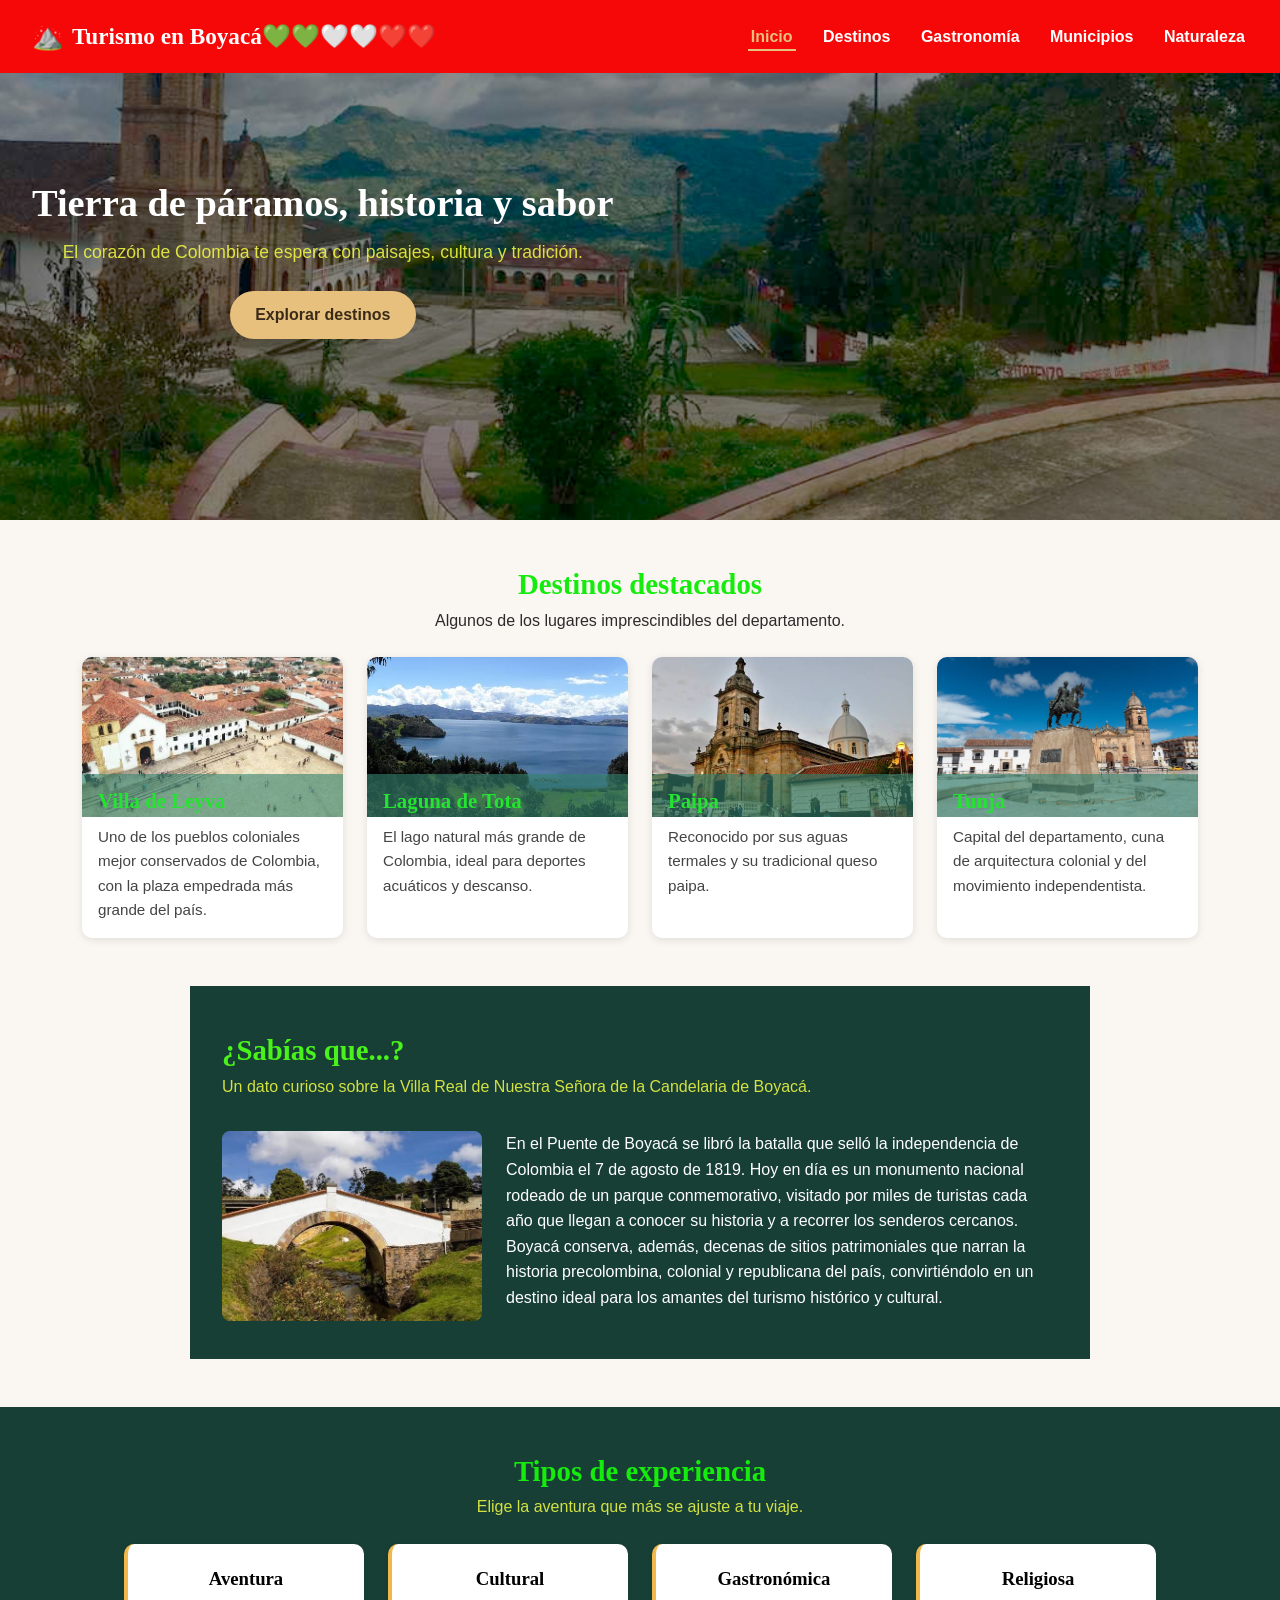
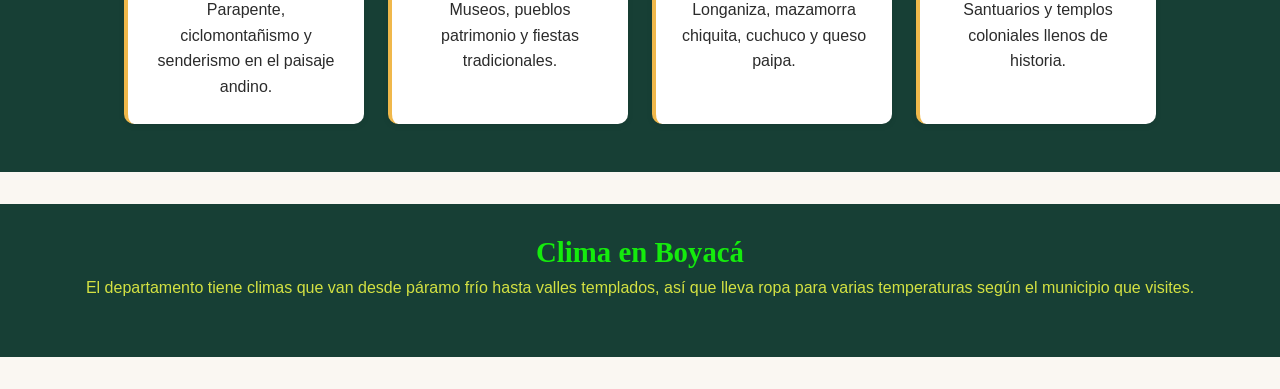
<file: index.html>
<!doctype html>
<html lang="es">
  <head>
    <meta charset="UTF-8" />
    <meta name="viewport" content="width=device-width, initial-scale=1.0" />
    <title>Turismo en Boyacá😊😊| Inicio</title>
    <link rel="stylesheet" href="css/pagina_de_inicio.css" />
  </head>
  <body>
    <header class="header">
      <div class="logo">
        <span class="logo-icono">⛰️</span>
        <h1>Turismo en Boyacá💚💚🤍🤍❤️❤️</h1>
      </div>

      <nav class="nav">
        <ul>
          <li><a href="index.html" class="activo">Inicio</a></li>
          <li><a href="destinos.html">Destinos</a></li>
          <li><a href="gastronomia.html">Gastronomía</a></li>
          <li><a href="municipios.html">Municipios</a></li>
          <li><a href="naturaleza.html">Naturaleza</a></li>
        </ul>
      </nav>
    </header>

    <section class="hero">
      <div class="hero-contenido">
        <h2 class="hero-titulo">Tierra de páramos, historia y sabor</h2>
        <p>
          El corazón de Colombia te espera con paisajes, cultura y tradición.
        </p>
        <a href="destinos.html" class="btn">Explorar destinos</a>
      </div>
    </section>

    <section class="destinos" id="destinos-destacados">
      <h2>Destinos destacados</h2>
      Algunos de los lugares imprescindibles del departamento.
      <div class="destinos-grid">
        <article class="tarjeta">
          <figure>
            <img src="resources/villa_de_leyva.jpg" alt="Villa de Leyva" />
            <figcaption>Villa de Leyva</figcaption>
          </figure>
          <p>
            Uno de los pueblos coloniales mejor conservados de Colombia, con la
            plaza empedrada más grande del país.
          </p>
        </article>

        <article class="tarjeta">
          <figure>
            <img src="resources/laguna_de_tota.jpg" alt="Laguna de Tota" />
            <figcaption>Laguna de Tota</figcaption>
          </figure>
          <p>
            El lago natural más grande de Colombia, ideal para deportes
            acuáticos y descanso.
          </p>
        </article>

        <article class="tarjeta">
          <figure>
            <img src="resources/paipa.jpg" alt="Paipa" />
            <figcaption>Paipa</figcaption>
          </figure>
          <p>Reconocido por sus aguas termales y su tradicional queso paipa.</p>
        </article>

        <article class="tarjeta">
          <figure>
            <img src="resources/tunja.jpg" alt="Tunja" />
            <figcaption>Tunja</figcaption>
          </figure>
          <p>
            Capital del departamento, cuna de arquitectura colonial y del
            movimiento independentista.
          </p>
        </article>
      </div>
    </section>

    <section class="resena">
      <h2>¿Sabías que...?</h2>
      <p>
        Un dato curioso sobre la Villa Real de Nuestra Señora de la Candelaria
        de Boyacá.
      </p>

      <article class="resena-contenido">
        <img
          src="resources/puente_boyaca.jpg"
          alt="Puente de Boyacá"
          class="img-flotante"
        />
        <p>
          En el Puente de Boyacá se libró la batalla que selló la independencia
          de Colombia el 7 de agosto de 1819. Hoy en día es un monumento
          nacional rodeado de un parque conmemorativo, visitado por miles de
          turistas cada año que llegan a conocer su historia y a recorrer los
          senderos cercanos. Boyacá conserva, además, decenas de sitios
          patrimoniales que narran la historia precolombina, colonial y
          republicana del país, convirtiéndolo en un destino ideal para los
          amantes del turismo histórico y cultural.
        </p>
      </article>
    </section>

    <section class="experiencias">
      <h2>Tipos de experiencia</h2>
      <p>Elige la aventura que más se ajuste a tu viaje.</p>

      <div class="experiencias-lista">
        <div class="experiencia-item">
          <h3>Aventura</h3>
          <p>Parapente, ciclomontañismo y senderismo en el paisaje andino.</p>
        </div>
        <div class="experiencia-item">
          <h3>Cultural</h3>
          <p>Museos, pueblos patrimonio y fiestas tradicionales.</p>
        </div>
        <div class="experiencia-item">
          <h3>Gastronómica</h3>
          <p>Longaniza, mazamorra chiquita, cuchuco y queso paipa.</p>
        </div>
        <div class="experiencia-item">
          <h3>Religiosa</h3>
          <p>Santuarios y templos coloniales llenos de historia.</p>
        </div>
      </div>
    </section>

    <section class="dato-clima">
      <h2>Clima en Boyacá</h2>
      <p>
        El departamento tiene climas que van desde páramo frío hasta valles
        templados, así que lleva ropa para varias temperaturas según el
        municipio que visites.
      </p>
    </section>
  </body>
</html>
</file>
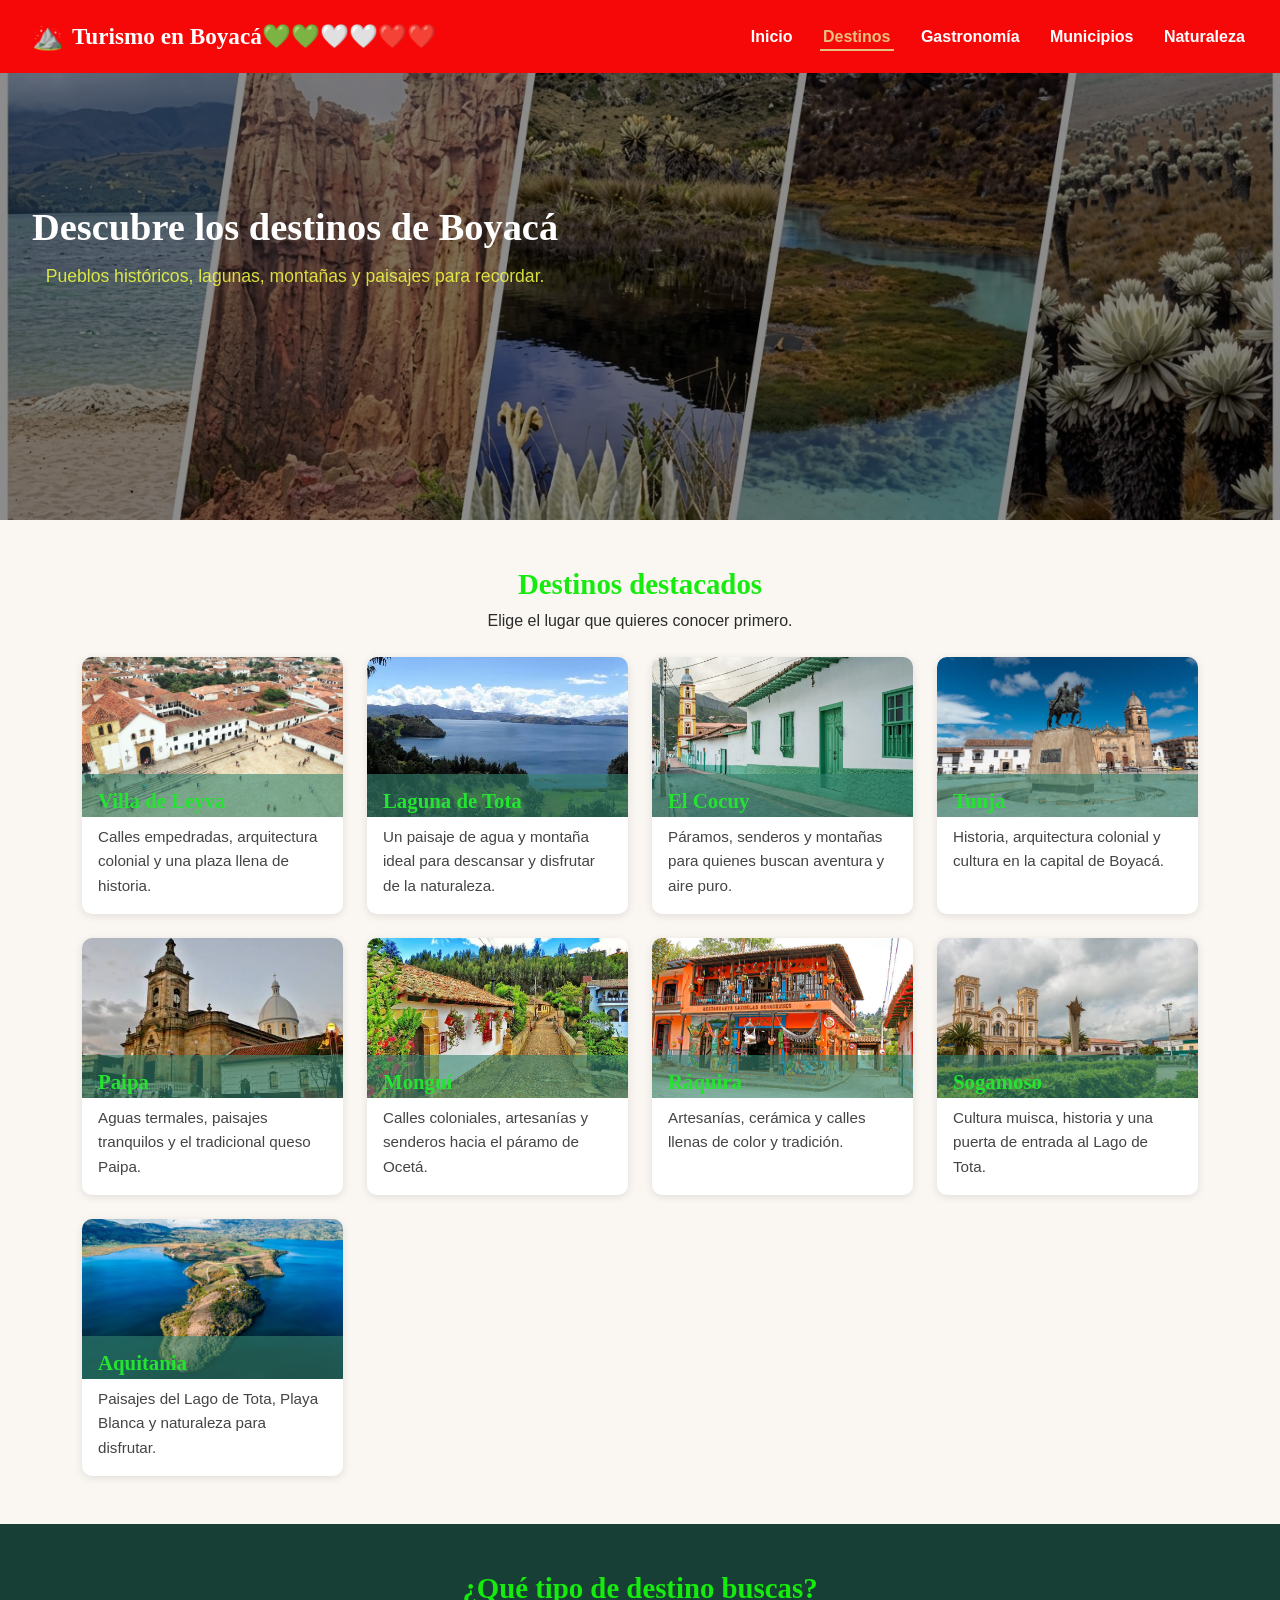
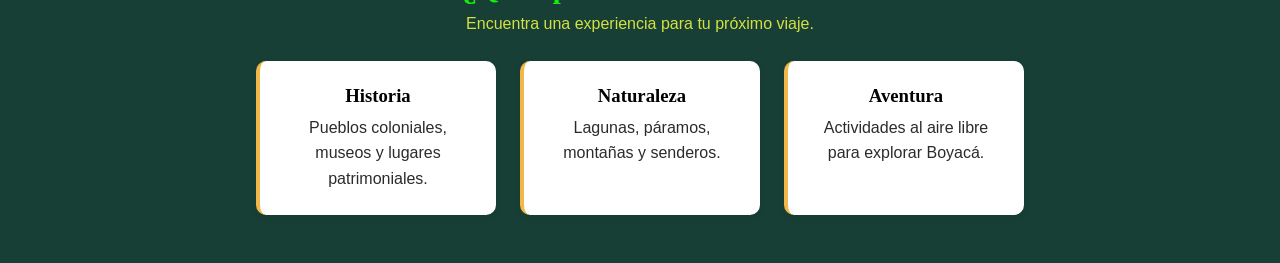
<file: destinos.html>
<!doctype html>
<html lang="es">
  <head>
    <meta charset="UTF-8" />
    <meta name="viewport" content="width=device-width, initial-scale=1.0" />
    <title>Turismo en Boyacá | Destinos</title>
    <link rel="stylesheet" href="css/destinos.css" />
  </head>
  <body>
    <header class="header">
      <div class="logo">
        <span class="logo-icono">⛰️</span>
        <h1>Turismo en Boyacá💚💚🤍🤍❤️❤️</h1>
      </div>

      <nav class="nav">
        <ul>
          <li><a href="index.html">Inicio</a></li>
          <li><a href="destinos.html" class="activo">Destinos</a></li>
          <li><a href="gastronomia.html">Gastronomía</a></li>
          <li><a href="municipios.html">Municipios</a></li>
          <li><a href="naturaleza.html">Naturaleza</a></li>
        </ul>
      </nav>
    </header>
    <section class="hero">
      <div class="hero-contenido">
        <h2 class="hero-titulo">Descubre los destinos de Boyacá</h2>
        <p>Pueblos históricos, lagunas, montañas y paisajes para recordar.</p>
      </div>
    </section>

    <section class="destinos" id="destinos-destacados">
      <h2>Destinos destacados</h2>
      Elige el lugar que quieres conocer primero.

      <div class="destinos-grid">
        <article class="tarjeta">
          <figure>
            <img src="resources/villadeleyva.jpg" alt="Villa de Leyva" />
            <figcaption>Villa de Leyva</figcaption>
          </figure>
          <p>
            Calles empedradas, arquitectura colonial y una plaza llena de
            historia.
          </p>
        </article>

        <article class="tarjeta">
          <figure>
            <img src="resources/laguna_de_tota.jpg" alt="Laguna de Tota" />
            <figcaption>Laguna de Tota</figcaption>
          </figure>
          <p>
            Un paisaje de agua y montaña ideal para descansar y disfrutar de la
            naturaleza.
          </p>
        </article>

        <article class="tarjeta">
          <figure>
            <img src="resources/elcocuy.webp" alt="El Cocuy" />
            <figcaption>El Cocuy</figcaption>
          </figure>
          <p>
            Páramos, senderos y montañas para quienes buscan aventura y aire
            puro.
          </p>
        </article>

        <article class="tarjeta">
          <figure>
            <img src="resources/tunja.jpg" alt="Tunja" />
            <figcaption>Tunja</figcaption>
          </figure>
          <p>
            Historia, arquitectura colonial y cultura en la capital de Boyacá.
          </p>
        </article>

        <article class="tarjeta">
          <figure>
            <img src="resources/paipa.jpg" alt="Paipa" />
            <figcaption>Paipa</figcaption>
          </figure>
          <p>
            Aguas termales, paisajes tranquilos y el tradicional queso Paipa.
          </p>
        </article>

        <article class="tarjeta">
          <figure>
            <img src="resources/mongui.jpg" alt="Monguí" />
            <figcaption>Monguí</figcaption>
          </figure>
          <p>
            Calles coloniales, artesanías y senderos hacia el páramo de Ocetá.
          </p>
        </article>

        <article class="tarjeta">
          <figure>
            <img src="resources/raquira.jpeg" alt="Ráquira" />
            <figcaption>Ráquira</figcaption>
          </figure>
          <p>Artesanías, cerámica y calles llenas de color y tradición.</p>
        </article>

        <article class="tarjeta">
          <figure>
            <img src="resources/sogamoso.jpeg" alt="Sogamoso" />
            <figcaption>Sogamoso</figcaption>
          </figure>
          <p>
            Cultura muisca, historia y una puerta de entrada al Lago de Tota.
          </p>
        </article>

        <article class="tarjeta">
          <figure>
            <img src="resources/aquitania.jpeg" alt="Aquitania" />
            <figcaption>Aquitania</figcaption>
          </figure>
          <p>
            Paisajes del Lago de Tota, Playa Blanca y naturaleza para disfrutar.
          </p>
        </article>
      </div>
    </section>
    <section class="experiencias">
      <h2>¿Qué tipo de destino buscas?</h2>
      <p>Encuentra una experiencia para tu próximo viaje.</p>

      <div class="experiencias-lista">
        <article class="experiencia-item">
          <h3>Historia</h3>
          <p>Pueblos coloniales, museos y lugares patrimoniales.</p>
        </article>

        <article class="experiencia-item">
          <h3>Naturaleza</h3>
          <p>Lagunas, páramos, montañas y senderos.</p>
        </article>

        <article class="experiencia-item">
          <h3>Aventura</h3>
          <p>Actividades al aire libre para explorar Boyacá.</p>
        </article>
      </div>
    </section>
  </body>
</html>
</file>
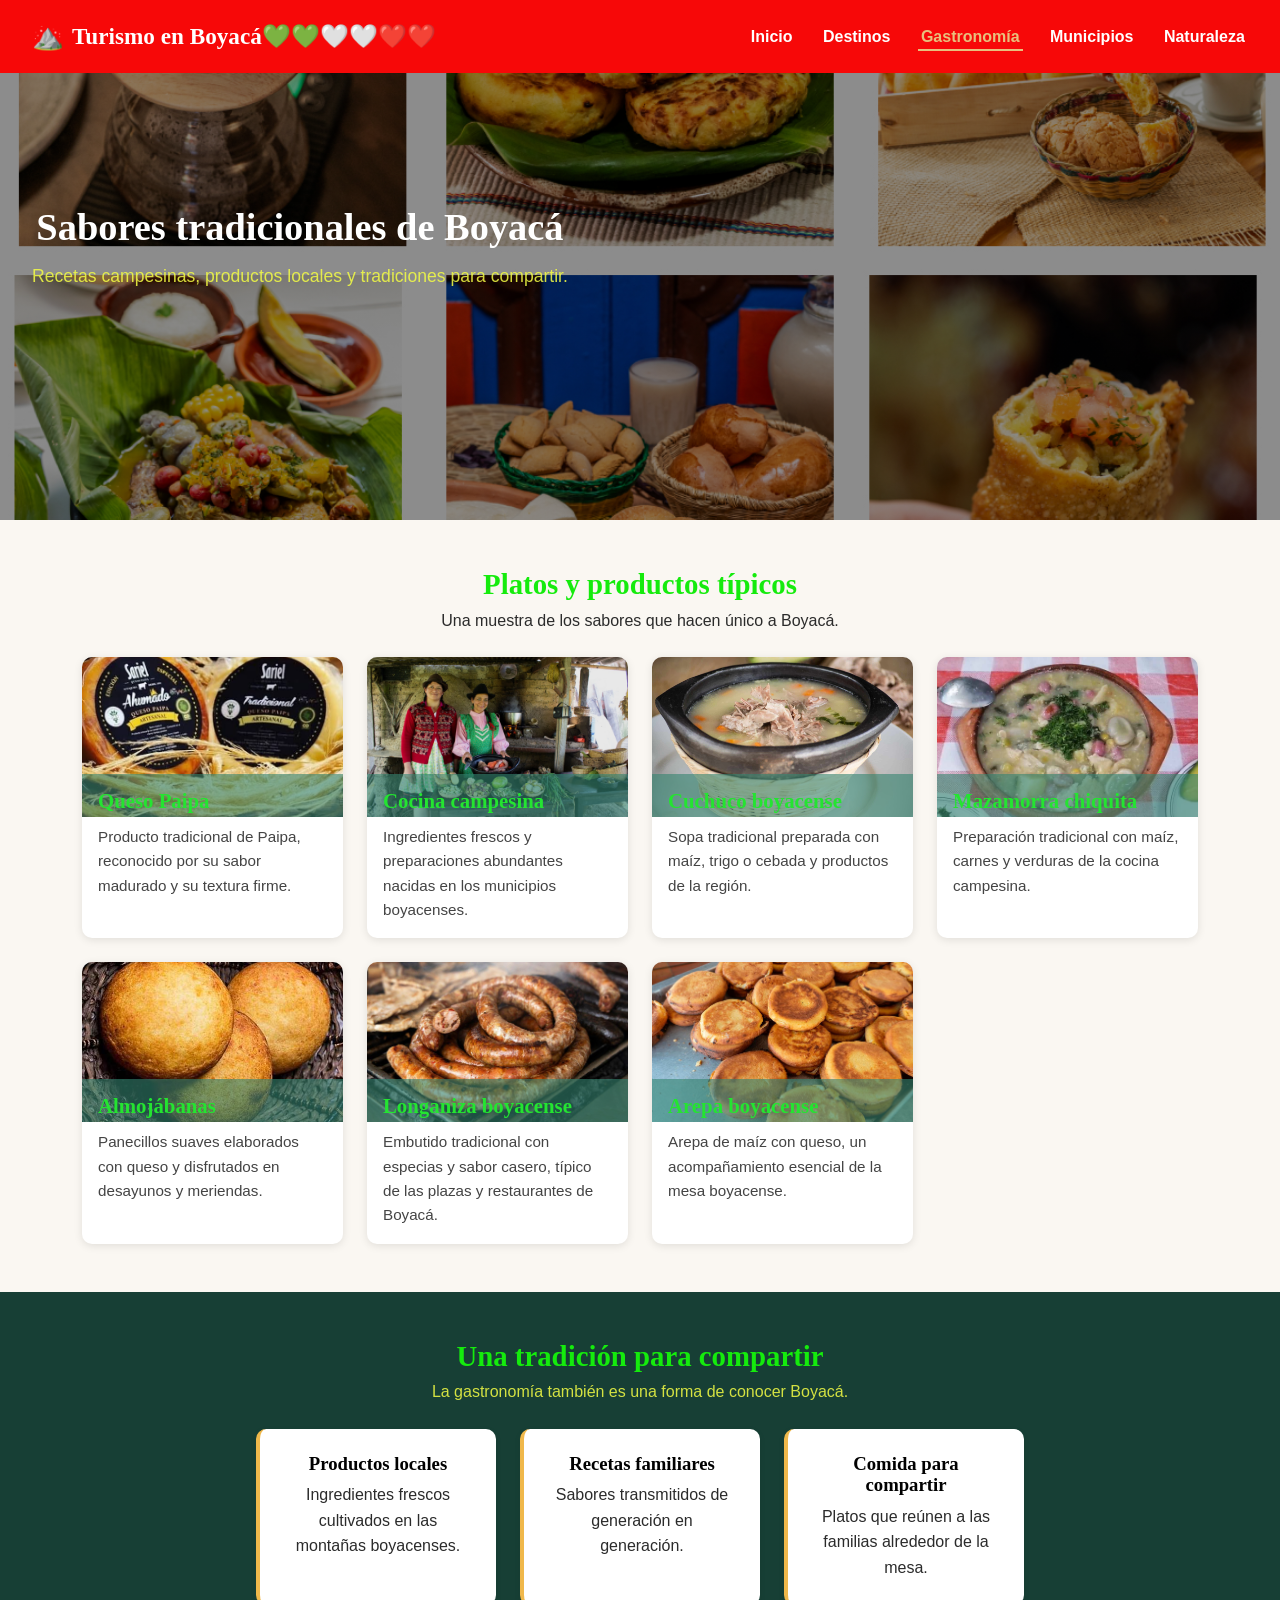
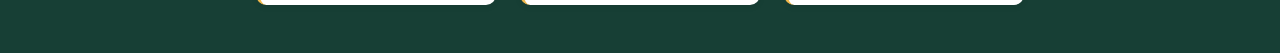
<file: gastronomia.html>
<!doctype html>
<html lang="es">
  <head>
    <meta charset="UTF-8" />
    <meta name="viewport" content="width=device-width, initial-scale=1.0" />
    <title>Turismo en Boyacá | Gastronomía</title>
    <link rel="stylesheet" href="css/gastronomia.css" />
  </head>
  <body>
    <header class="header">
      <div class="logo">
        <span class="logo-icono">⛰️</span>
        <h1>Turismo en Boyacá💚💚🤍🤍❤️❤️</h1>
      </div>

      <nav class="nav">
        <ul>
          <li><a href="index.html">Inicio</a></li>
          <li><a href="destinos.html">Destinos</a></li>
          <li><a href="gastronomia.html" class="activo">Gastronomía</a></li>
          <li><a href="municipios.html">Municipios</a></li>
          <li><a href="naturaleza.html">Naturaleza</a></li>
        </ul>
      </nav>
    </header>
    <main>
      <section class="hero">
        <div class="hero-contenido">
          <h2 class="hero-titulo">Sabores tradicionales de Boyacá</h2>
          <p>
            Recetas campesinas, productos locales y tradiciones para compartir.
          </p>
        </div>
      </section>

      <section class="destinos" id="platos-tipicos">
        <h2>Platos y productos típicos</h2>
        Una muestra de los sabores que hacen único a Boyacá.
        <div class="destinos-grid">
          <article class="tarjeta">
            <figure>
              <img src="resources/queso.jpg" alt="Queso Paipa" />
              <figcaption>Queso Paipa</figcaption>
            </figure>
            <p>
              Producto tradicional de Paipa, reconocido por su sabor madurado y
              su textura firme.
            </p>
          </article>

          <article class="tarjeta">
            <figure>
              <img
                src="resources/cocina campesina.jpeg"
                alt="Cocina campesina"
              />
              <figcaption>Cocina campesina</figcaption>
            </figure>
            <p>
              Ingredientes frescos y preparaciones abundantes nacidas en los
              municipios boyacenses.
            </p>
          </article>
          <article class="tarjeta">
            <figure>
              <img
                src="resources/Cuchuco boyacense.jpg"
                alt="Cuchuco boyacense"
              />
              <figcaption>Cuchuco boyacense</figcaption>
            </figure>
            <p>
              Sopa tradicional preparada con maíz, trigo o cebada y productos de
              la región.
            </p>
          </article>

          <article class="tarjeta">
            <figure>
              <img
                src="resources/mazamorra-chiquita.jpg"
                alt="Mazamorra chiquita"
              />
              <figcaption>Mazamorra chiquita</figcaption>
            </figure>
            <p>
              Preparación tradicional con maíz, carnes y verduras de la cocina
              campesina.
            </p>
          </article>

          <article class="tarjeta">
            <figure>
              <img
                src="resources/Almojábanas.jpg"
                alt="Almojábanas boyacenses"
              />
              <figcaption>Almojábanas</figcaption>
            </figure>
            <p>
              Panecillos suaves elaborados con queso y disfrutados en desayunos
              y meriendas.
            </p>
          </article>

          <article class="tarjeta">
            <figure>
              <img
                src="resources/Longaniza boyacense.jpg"
                alt="Longaniza boyacense"
              />
              <figcaption>Longaniza boyacense</figcaption>
            </figure>
            <p>
              Embutido tradicional con especias y sabor casero, típico de las
              plazas y restaurantes de Boyacá.
            </p>
          </article>

          <article class="tarjeta">
            <figure>
              <img src="resources/Arepa boyacense.gif" alt="Arepa boyacense" />
              <figcaption>Arepa boyacense</figcaption>
            </figure>
            <p>
              Arepa de maíz con queso, un acompañamiento esencial de la mesa
              boyacense.
            </p>
          </article>
        </div>
      </section>

      <section class="experiencias">
        <h2>Una tradición para compartir</h2>
        <p>La gastronomía también es una forma de conocer Boyacá.</p>

        <div class="experiencias-lista">
          <article class="experiencia-item">
            <h3>Productos locales</h3>
            <p>Ingredientes frescos cultivados en las montañas boyacenses.</p>
          </article>

          <article class="experiencia-item">
            <h3>Recetas familiares</h3>
            <p>Sabores transmitidos de generación en generación.</p>
          </article>

          <article class="experiencia-item">
            <h3>Comida para compartir</h3>
            <p>Platos que reúnen a las familias alrededor de la mesa.</p>
          </article>
        </div>
      </section>
    </main>
  </body>
</html>
</file>
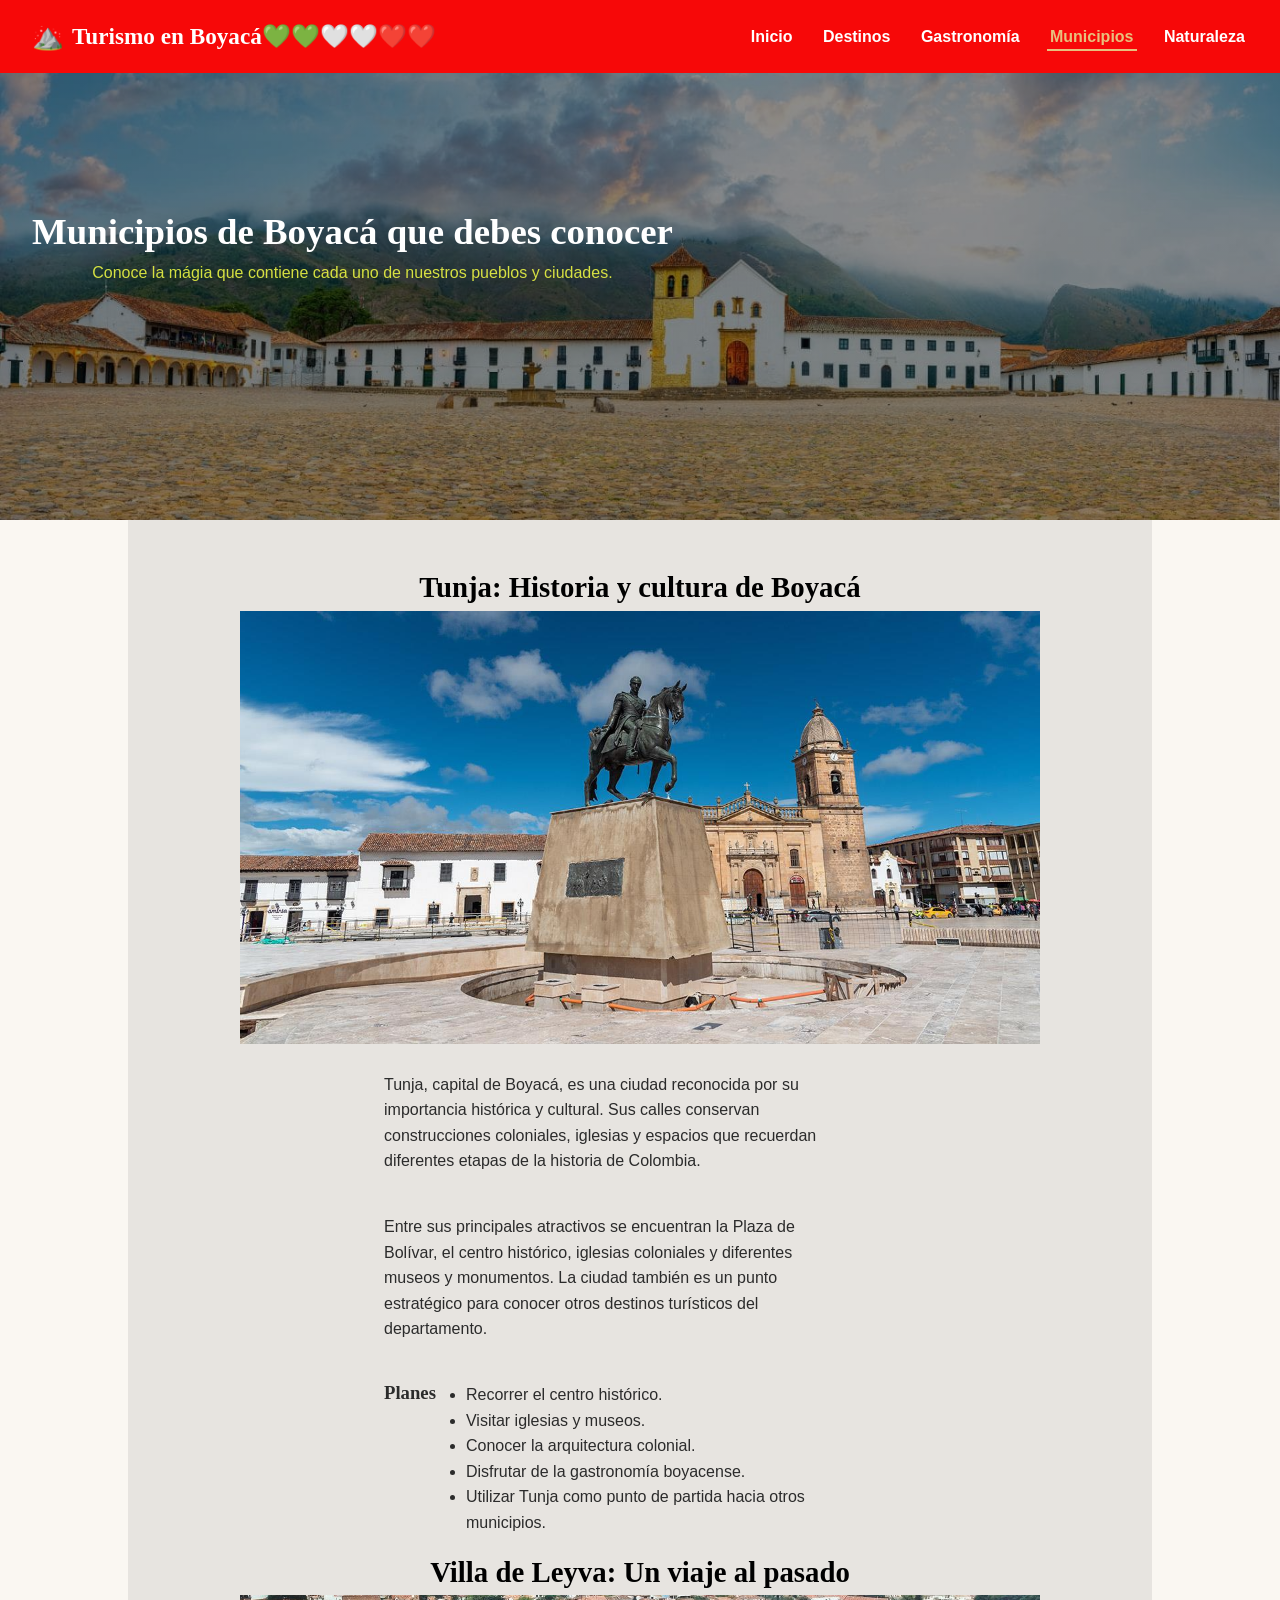
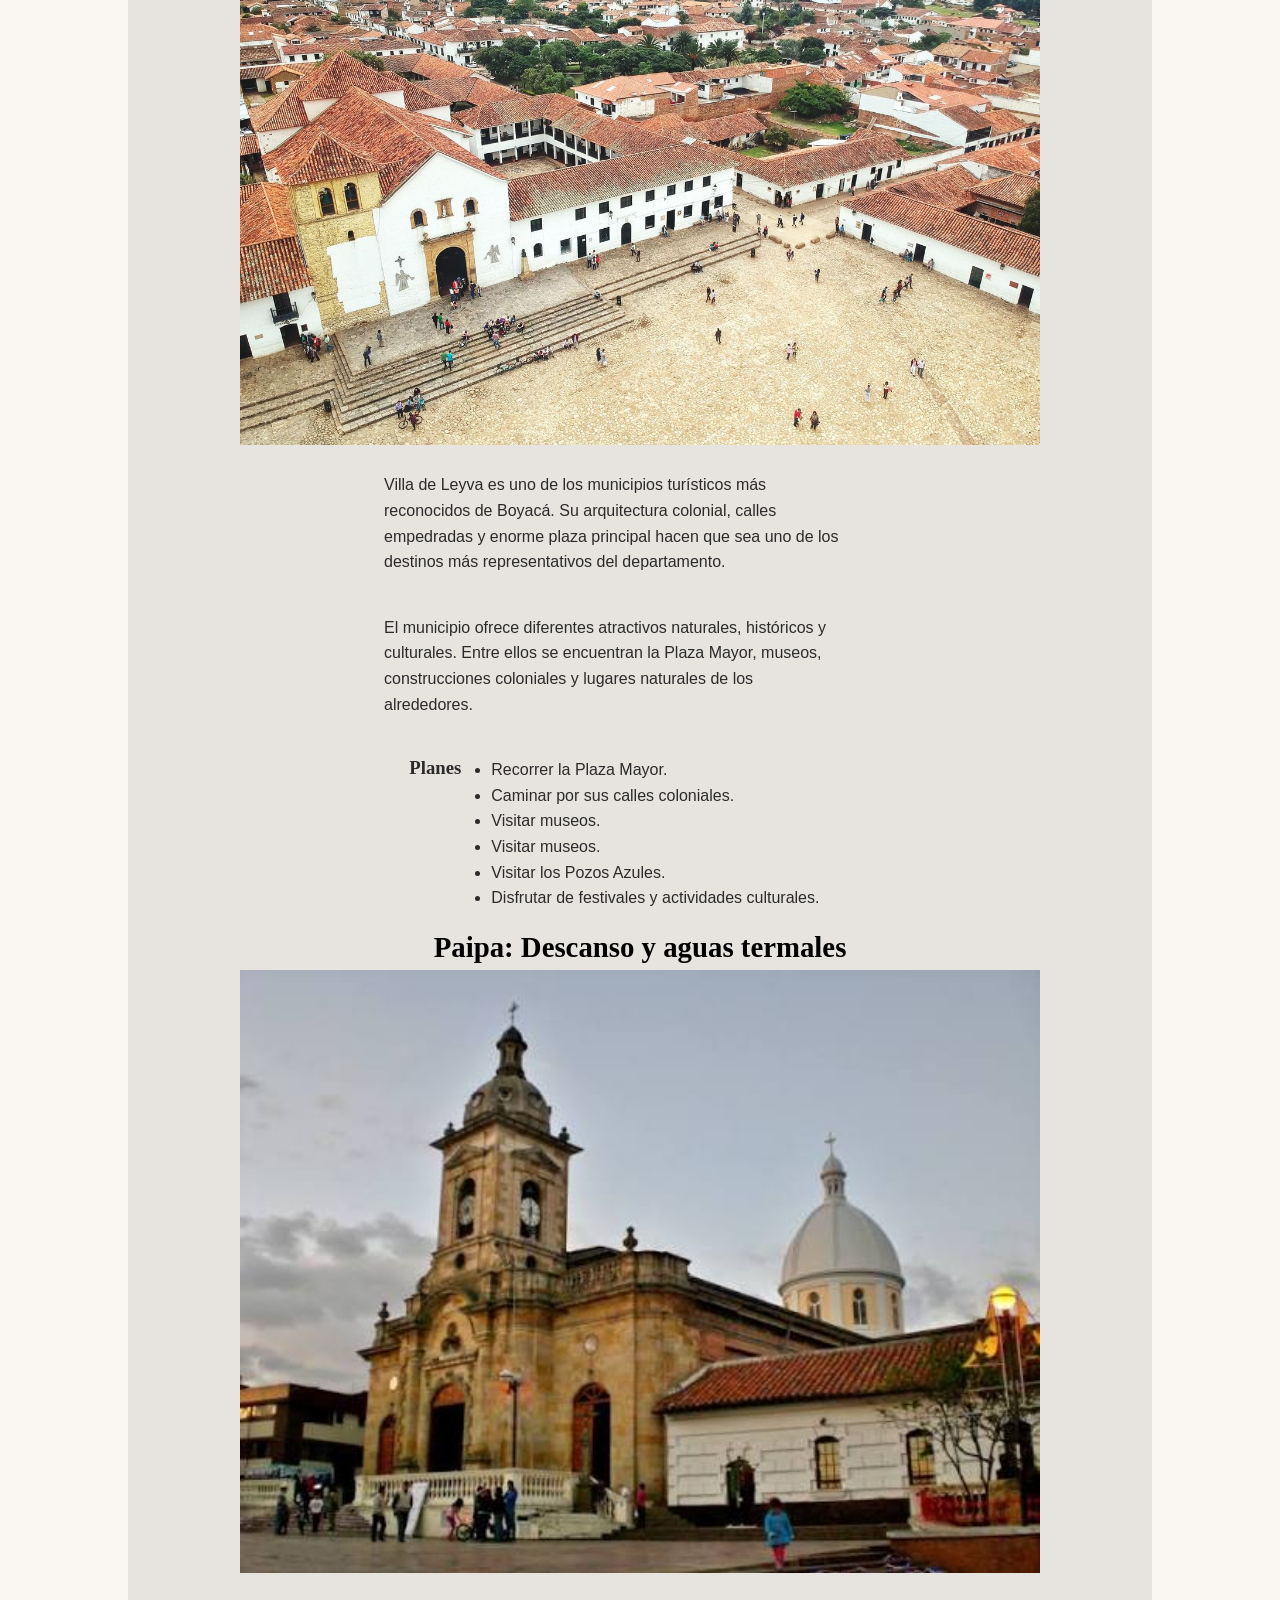
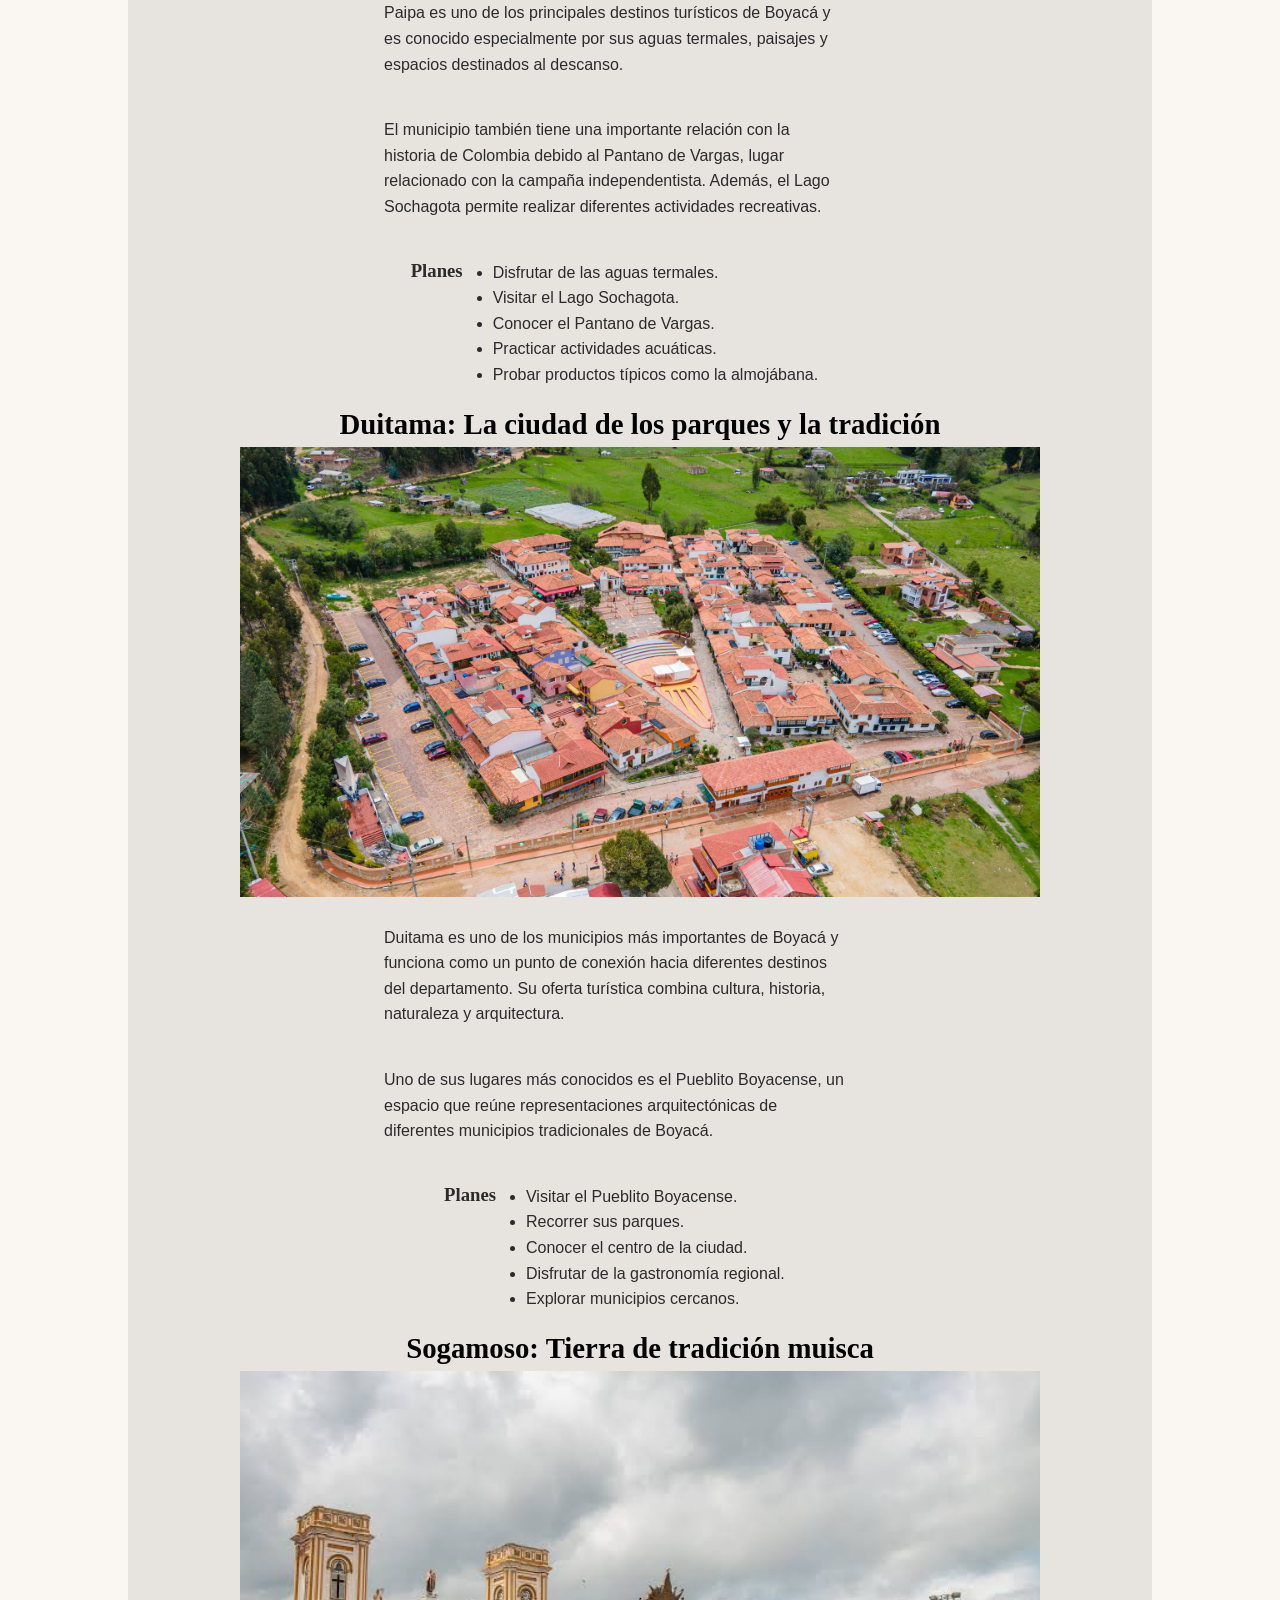
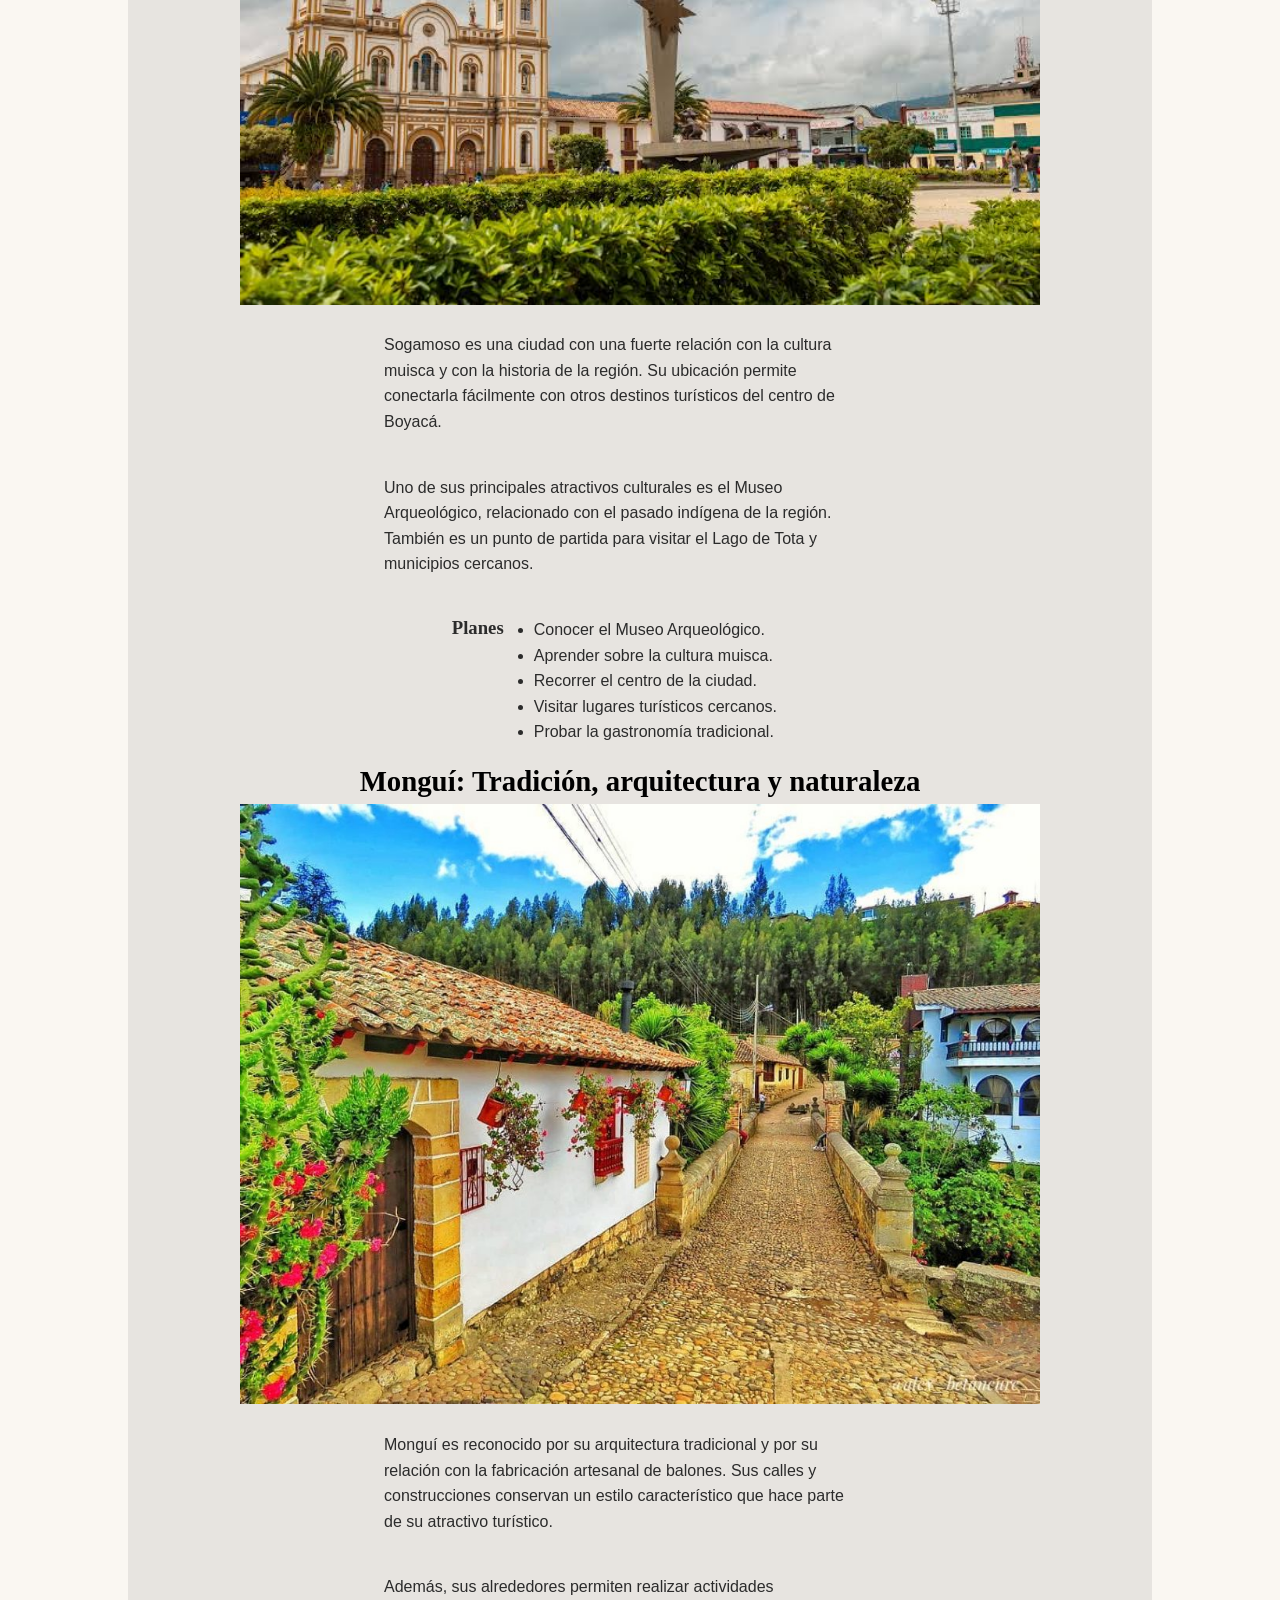
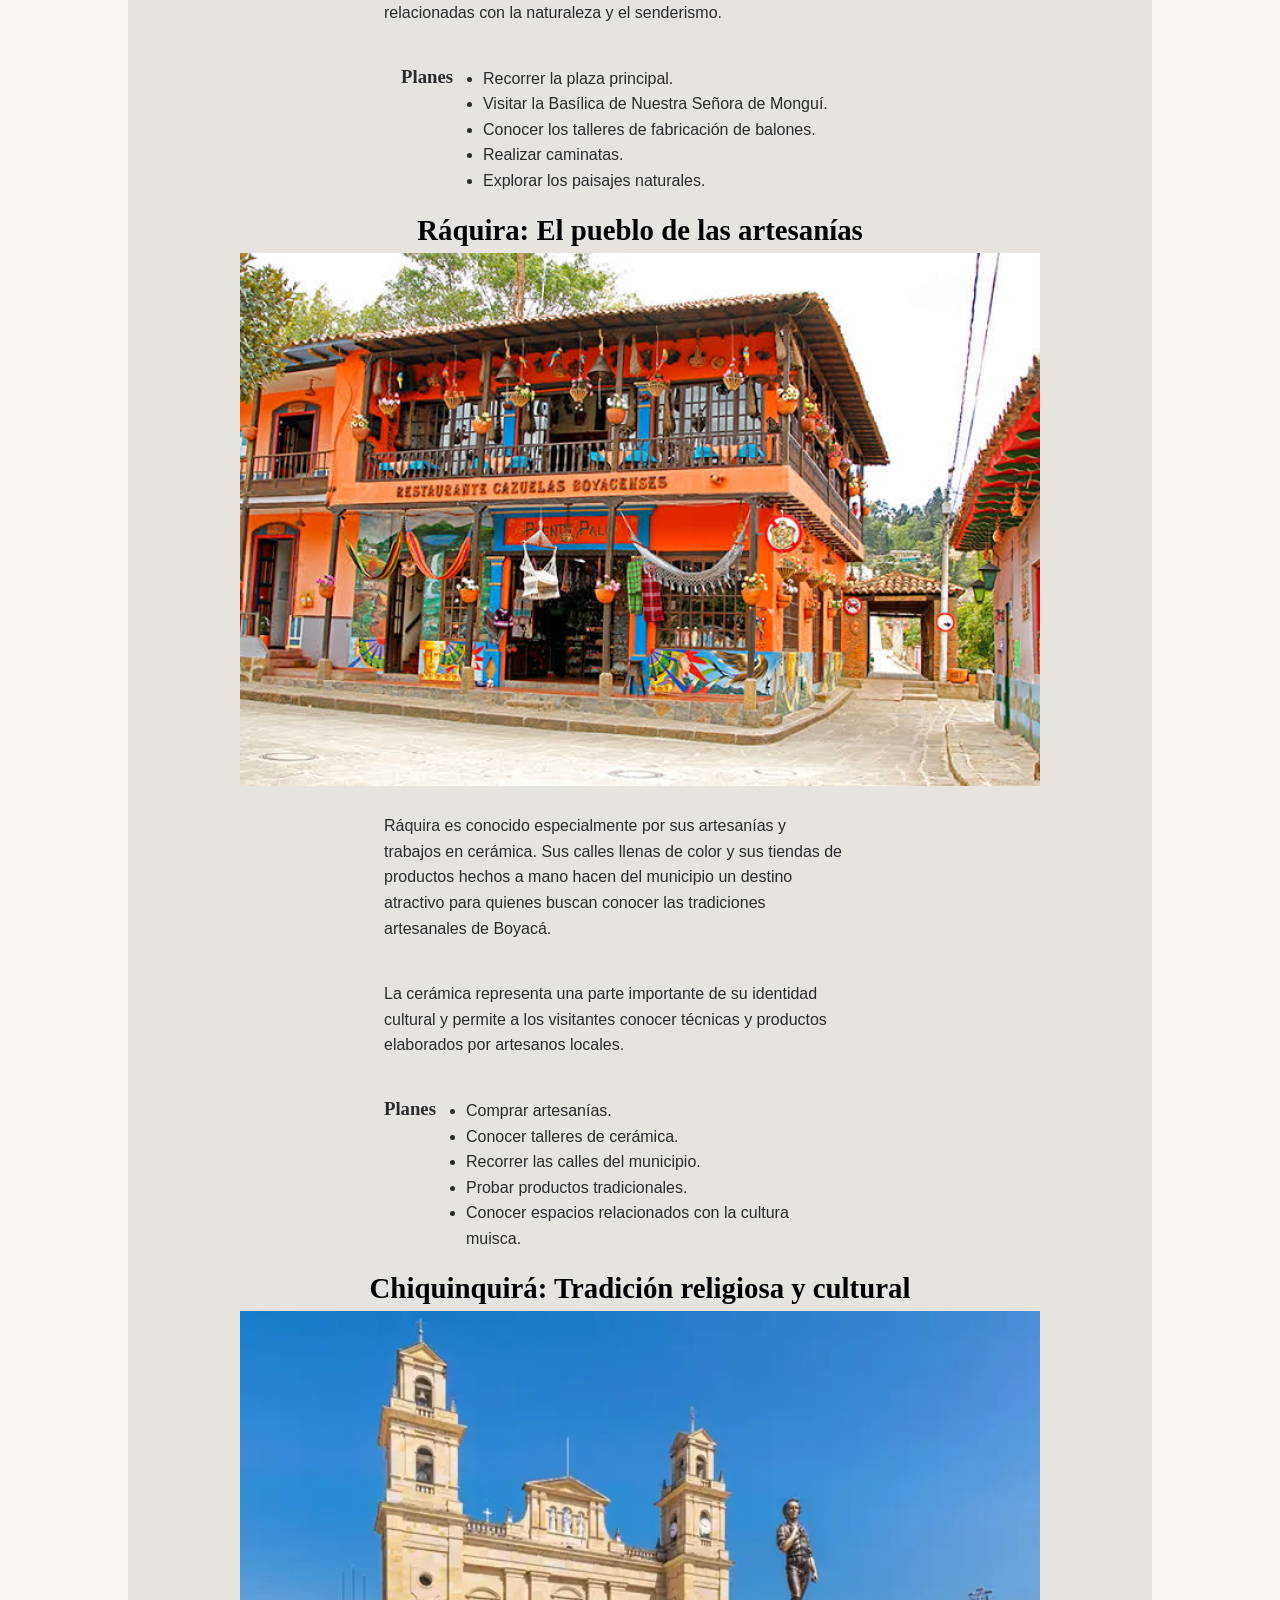
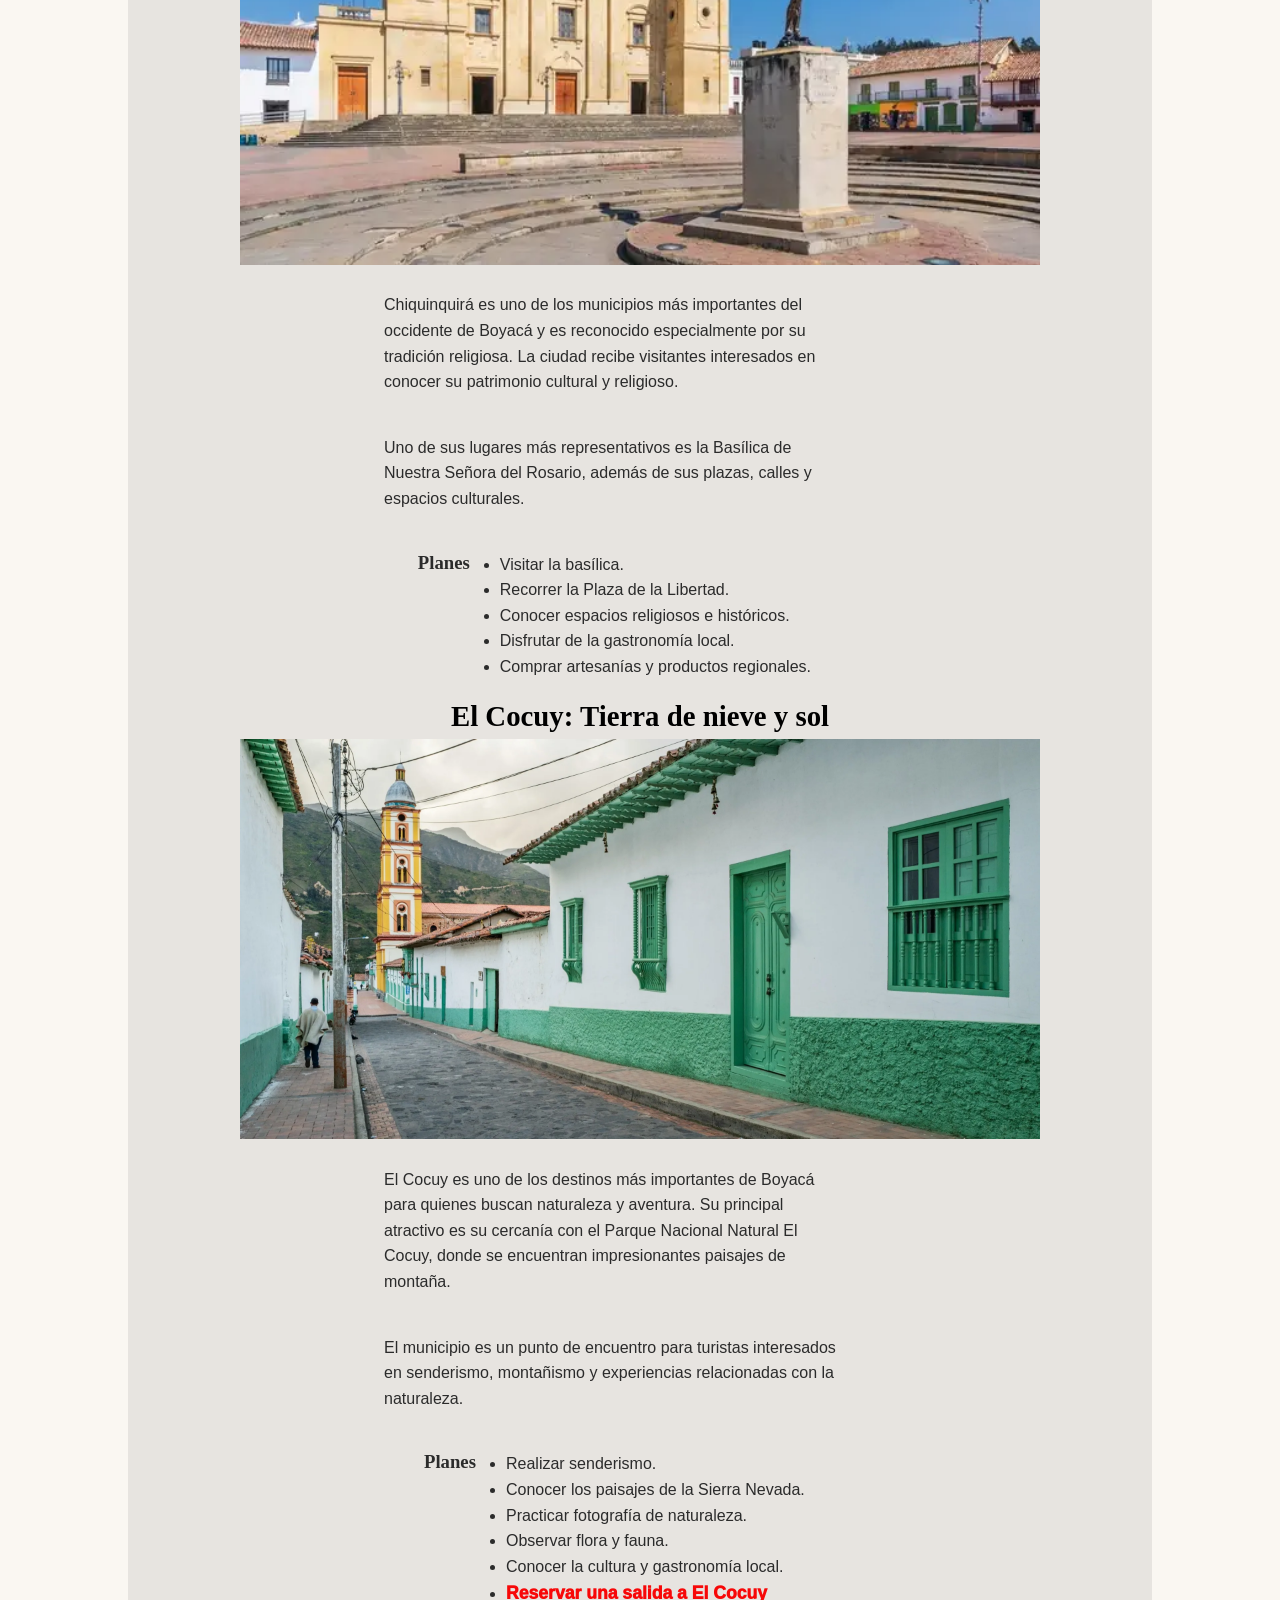
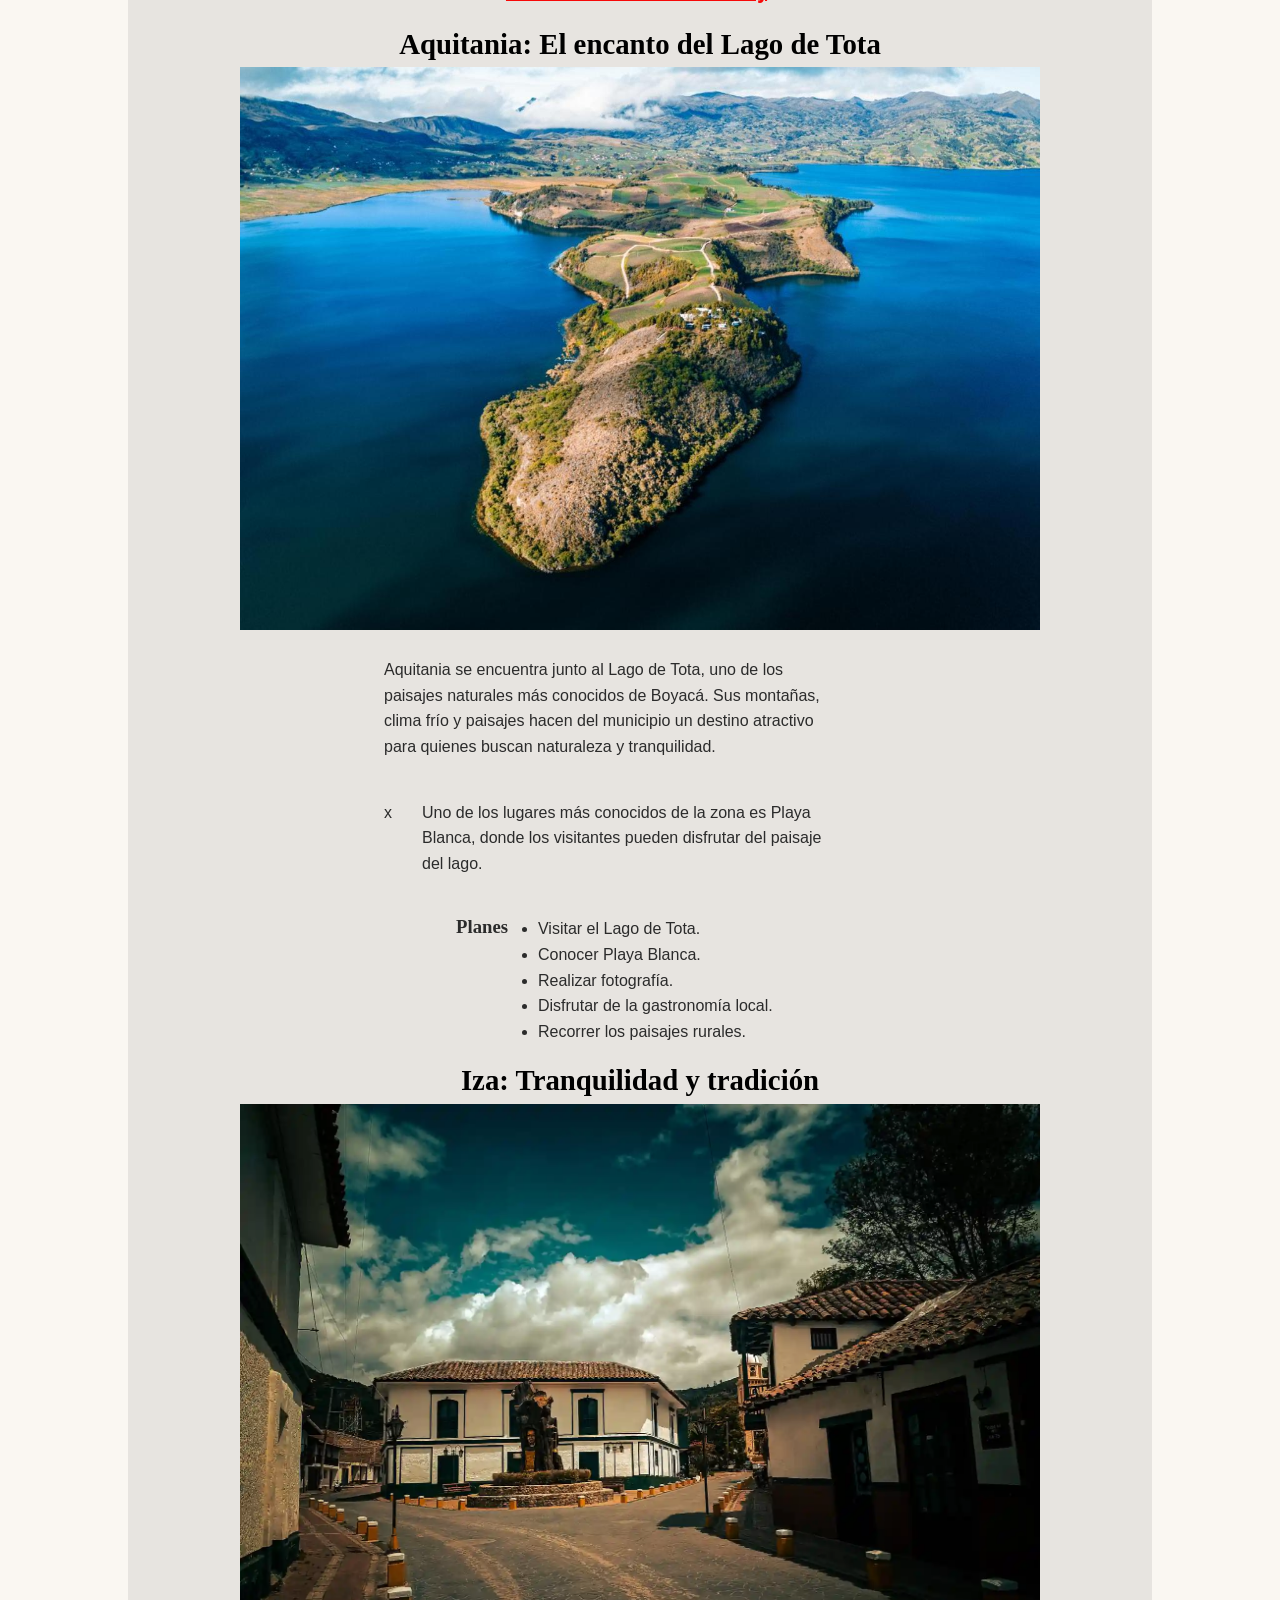
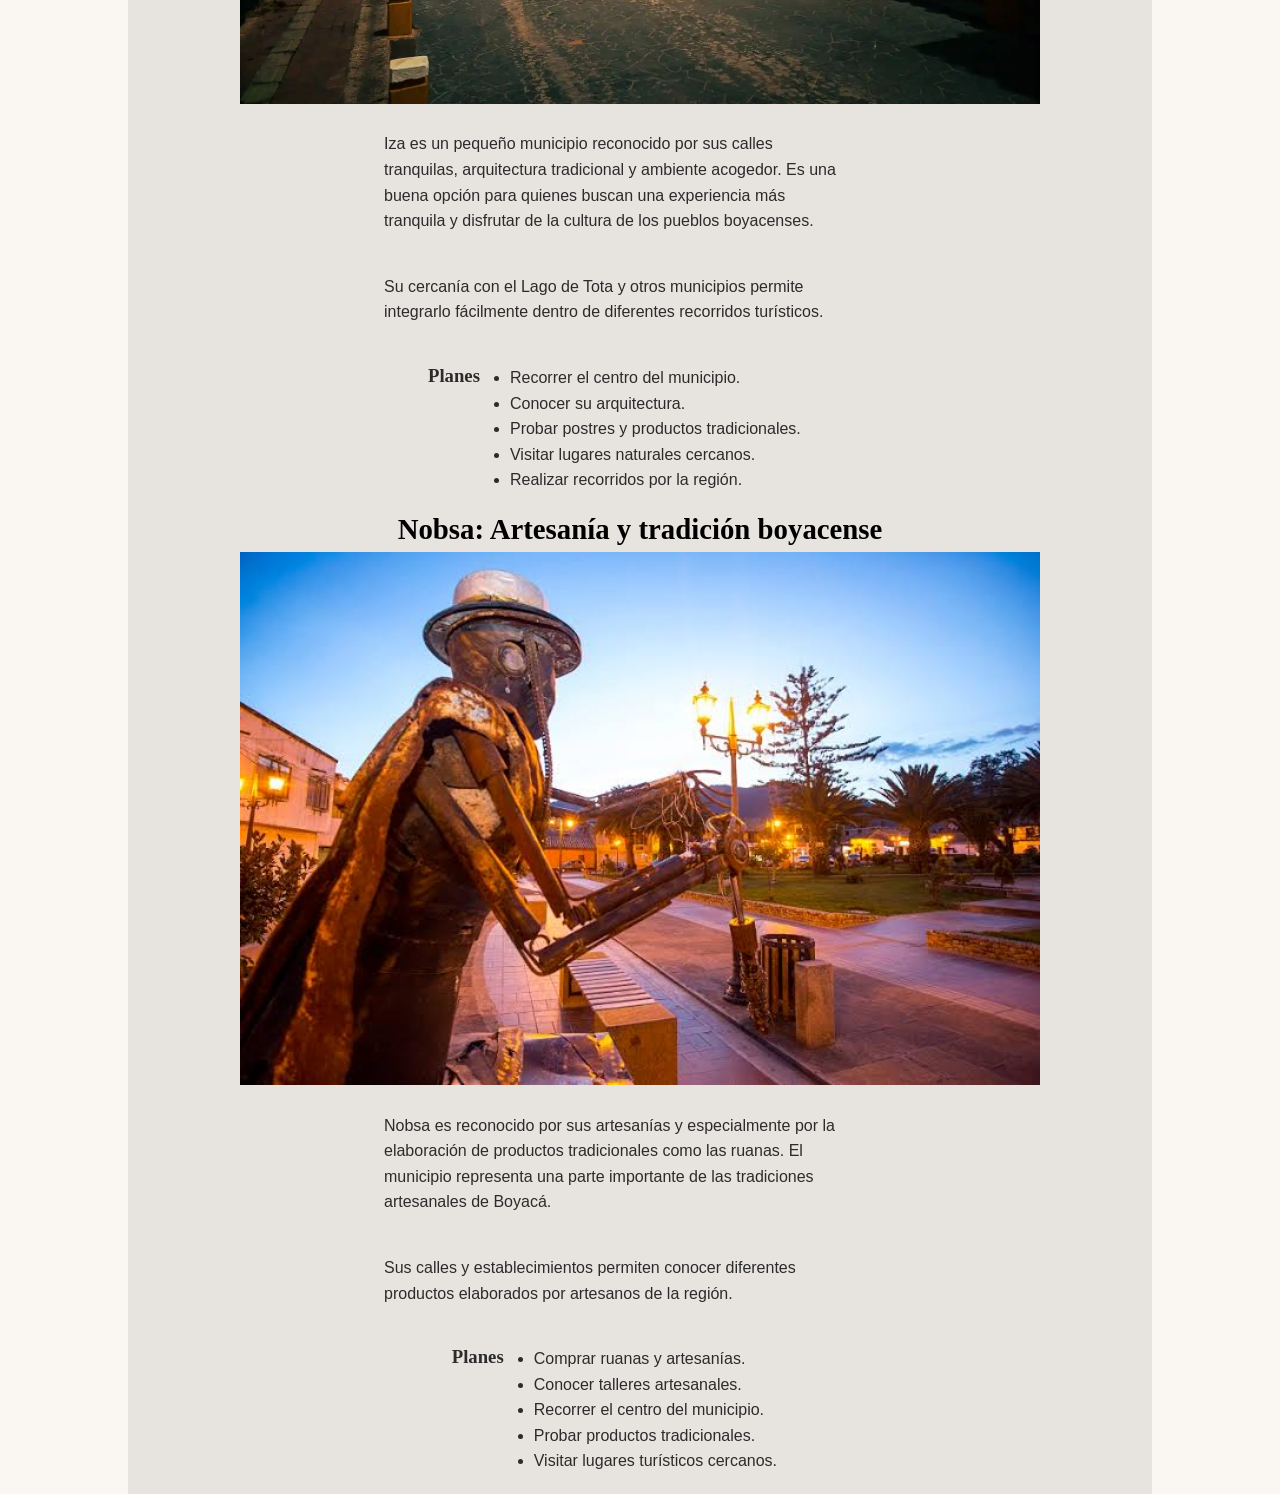
<file: municipios.html>
<!doctype html>
<html lang="es">
  <head>
    <meta charset="UTF-8" />
    <link rel="stylesheet" href="css/municipios.css" />
    <meta name="viewport" content="width=device-width, initial-scale=1.0" />
    <title>Municipios de Boyacá</title>
  </head>
  <body>
    <header class="header">
      <div class="logo">
        <span class="logo-icono">⛰️</span>
        <h1>Turismo en Boyacá💚💚🤍🤍❤️❤️</h1>
      </div>

      <nav class="nav">
        <ul>
          <li><a href="index.html">Inicio</a></li>
          <li><a href="destinos.html">Destinos</a></li>
          <li><a href="gastronomia.html">Gastronomía</a></li>
          <li><a href="municipios.html" class="activo">Municipios</a></li>
          <li><a href="naturaleza.html">Naturaleza</a></li>
        </ul>
      </nav>
    </header>

    <section class="municipios-main">
      <div>
        <h2 class="municipios-titulo">
          Municipios de Boyacá que debes conocer
        </h2>
        <p>
          Conoce la mágia que contiene cada uno de nuestros pueblos y ciudades.
        </p>
      </div>
    </section>
    <div class="main">
      <section>
        <br />
        <br />
        <div class="M_Titulo">
          <h2>Tunja: Historia y cultura de Boyacá</h2>
          <img src="resources/tunja.jpg" alt="Tunja" />
        </div>
        <div class="M_Text">
          <section>
            <p>
              Tunja, capital de Boyacá, es una ciudad reconocida por su
              importancia histórica y cultural. Sus calles conservan
              construcciones coloniales, iglesias y espacios que recuerdan
              diferentes etapas de la historia de Colombia.
            </p>
          </section>
          <section>
            <p>
              Entre sus principales atractivos se encuentran la Plaza de
              Bolívar, el centro histórico, iglesias coloniales y diferentes
              museos y monumentos. La ciudad también es un punto estratégico
              para conocer otros destinos turísticos del departamento.
            </p>
          </section>
        </div>
        <div class="M_Text">
          <section>
            <h3>Planes</h3>
            <ul>
              <li>Recorrer el centro histórico.</li>
              <li>Visitar iglesias y museos.</li>
              <li>Conocer la arquitectura colonial.</li>
              <li>Disfrutar de la gastronomía boyacense.</li>
              <li>
                Utilizar Tunja como punto de partida hacia otros municipios.
              </li>
            </ul>
          </section>
        </div>
      </section>

      <section>
        <div class="M_Titulo">
          <h2>Villa de Leyva: Un viaje al pasado</h2>
          <img src="resources/villadeleyva.jpg" alt="Villa de Leyva" />
        </div>
        <div class="M_Text">
          <section>
            <p>
              Villa de Leyva es uno de los municipios turísticos más reconocidos
              de Boyacá. Su arquitectura colonial, calles empedradas y enorme
              plaza principal hacen que sea uno de los destinos más
              representativos del departamento.
            </p>
          </section>
          <section>
            <p>
              El municipio ofrece diferentes atractivos naturales, históricos y
              culturales. Entre ellos se encuentran la Plaza Mayor, museos,
              construcciones coloniales y lugares naturales de los alrededores.
            </p>
          </section>
        </div>
        <div class="M_Text">
          <section>
            <h3>Planes</h3>
            <ul>
              <li>Recorrer la Plaza Mayor.</li>
              <li>Caminar por sus calles coloniales.</li>
              <li>Visitar museos.</li>
              <li>Visitar museos.</li>
              <li>Visitar los Pozos Azules.</li>
              <li>Disfrutar de festivales y actividades culturales.</li>
            </ul>
          </section>
        </div>
      </section>

      <section>
        <div class="M_Titulo">
          <h2>Paipa: Descanso y aguas termales</h2>
          <img src="resources/paipa.jpg" alt="Paipa" />
        </div>
        <div class="M_Text">
          <section>
            <p>
              Paipa es uno de los principales destinos turísticos de Boyacá y es
              conocido especialmente por sus aguas termales, paisajes y espacios
              destinados al descanso.
            </p>
          </section>
          <section>
            <p>
              El municipio también tiene una importante relación con la historia
              de Colombia debido al Pantano de Vargas, lugar relacionado con la
              campaña independentista. Además, el Lago Sochagota permite
              realizar diferentes actividades recreativas.
            </p>
          </section>
        </div>
        <div class="M_Text">
          <section>
            <h3>Planes</h3>
            <ul>
              <li>Disfrutar de las aguas termales.</li>
              <li>Visitar el Lago Sochagota.</li>
              <li>Conocer el Pantano de Vargas.</li>
              <li>Practicar actividades acuáticas.</li>
              <li>Probar productos típicos como la almojábana.</li>
            </ul>
          </section>
        </div>
      </section>

      <section>
        <div class="M_Titulo">
          <h2>Duitama: La ciudad de los parques y la tradición</h2>
          <img src="resources/duitama.webp" alt="Duitama" />
        </div>
        <div class="M_Text">
          <section>
            <p>
              Duitama es uno de los municipios más importantes de Boyacá y
              funciona como un punto de conexión hacia diferentes destinos del
              departamento. Su oferta turística combina cultura, historia,
              naturaleza y arquitectura.
            </p>
          </section>
          <section>
            <p>
              Uno de sus lugares más conocidos es el Pueblito Boyacense, un
              espacio que reúne representaciones arquitectónicas de diferentes
              municipios tradicionales de Boyacá.
            </p>
          </section>
        </div>
        <div class="M_Text">
          <section>
            <h3>Planes</h3>
            <ul>
              <li>Visitar el Pueblito Boyacense.</li>
              <li>Recorrer sus parques.</li>
              <li>Conocer el centro de la ciudad.</li>
              <li>Disfrutar de la gastronomía regional.</li>
              <li>Explorar municipios cercanos.</li>
            </ul>
          </section>
        </div>
      </section>

      <section>
        <div class="M_Titulo">
          <h2>Sogamoso: Tierra de tradición muisca</h2>
          <img src="resources/sogamoso.jpeg" alt="Sogamoso" />
        </div>
        <div class="M_Text">
          <section>
            <p>
              Sogamoso es una ciudad con una fuerte relación con la cultura
              muisca y con la historia de la región. Su ubicación permite
              conectarla fácilmente con otros destinos turísticos del centro de
              Boyacá.
            </p>
          </section>
          <section>
            <p>
              Uno de sus principales atractivos culturales es el Museo
              Arqueológico, relacionado con el pasado indígena de la región.
              También es un punto de partida para visitar el Lago de Tota y
              municipios cercanos.
            </p>
          </section>
        </div>
        <div class="M_Text">
          <section>
            <h3>Planes</h3>
            <ul>
              <li>Conocer el Museo Arqueológico.</li>
              <li>Aprender sobre la cultura muisca.</li>
              <li>Recorrer el centro de la ciudad.</li>
              <li>Visitar lugares turísticos cercanos.</li>
              <li>Probar la gastronomía tradicional.</li>
            </ul>
          </section>
        </div>
      </section>

      <section>
        <div class="M_Titulo">
          <h2>Monguí: Tradición, arquitectura y naturaleza</h2>
          <img src="resources/mongui.jpg" alt="Monguí" />
        </div>
        <div class="M_Text">
          <section>
            <p>
              Monguí es reconocido por su arquitectura tradicional y por su
              relación con la fabricación artesanal de balones. Sus calles y
              construcciones conservan un estilo característico que hace parte
              de su atractivo turístico.
            </p>
          </section>
          <section>
            <p>
              Además, sus alrededores permiten realizar actividades relacionadas
              con la naturaleza y el senderismo.
            </p>
          </section>
        </div>
        <div class="M_Text">
          <section>
            <h3>Planes</h3>
            <ul>
              <li>Recorrer la plaza principal.</li>
              <li>Visitar la Basílica de Nuestra Señora de Monguí.</li>
              <li>Conocer los talleres de fabricación de balones.</li>
              <li>Realizar caminatas.</li>
              <li>Explorar los paisajes naturales.</li>
            </ul>
          </section>
        </div>
      </section>

      <section>
        <div class="M_Titulo">
          <h2>Ráquira: El pueblo de las artesanías</h2>
          <img src="resources/raquira.jpeg" alt="Ráquira" />
        </div>
        <div class="M_Text">
          <section>
            <p>
              Ráquira es conocido especialmente por sus artesanías y trabajos en
              cerámica. Sus calles llenas de color y sus tiendas de productos
              hechos a mano hacen del municipio un destino atractivo para
              quienes buscan conocer las tradiciones artesanales de Boyacá.
            </p>
          </section>
          <section>
            <p>
              La cerámica representa una parte importante de su identidad
              cultural y permite a los visitantes conocer técnicas y productos
              elaborados por artesanos locales.
            </p>
          </section>
        </div>
        <div class="M_Text">
          <section>
            <h3>Planes</h3>
            <ul>
              <li>Comprar artesanías.</li>
              <li>Conocer talleres de cerámica.</li>
              <li>Recorrer las calles del municipio.</li>
              <li>Probar productos tradicionales.</li>
              <li>Conocer espacios relacionados con la cultura muisca.</li>
            </ul>
          </section>
        </div>
      </section>

      <section>
        <div class="M_Titulo">
          <h2>Chiquinquirá: Tradición religiosa y cultural</h2>
          <img src="resources/chiquinquira.webp" alt="Chiquinquirá" />
        </div>
        <div class="M_Text">
          <section>
            <p>
              Chiquinquirá es uno de los municipios más importantes del
              occidente de Boyacá y es reconocido especialmente por su tradición
              religiosa. La ciudad recibe visitantes interesados en conocer su
              patrimonio cultural y religioso.
            </p>
          </section>
          <section>
            <p>
              Uno de sus lugares más representativos es la Basílica de Nuestra
              Señora del Rosario, además de sus plazas, calles y espacios
              culturales.
            </p>
          </section>
        </div>
        <div class="M_Text">
          <section>
            <h3>Planes</h3>
            <ul>
              <li>Visitar la basílica.</li>
              <li>Recorrer la Plaza de la Libertad.</li>
              <li>Conocer espacios religiosos e históricos.</li>
              <li>Disfrutar de la gastronomía local.</li>
              <li>Comprar artesanías y productos regionales.</li>
            </ul>
          </section>
        </div>
      </section>

      <section>
        <div class="M_Titulo">
          <h2>El Cocuy: Tierra de nieve y sol</h2>
          <img src="resources/elcocuy.webp" alt="EL Cocuy" />
        </div>
        <div class="M_Text">
          <section>
            <p>
              El Cocuy es uno de los destinos más importantes de Boyacá para
              quienes buscan naturaleza y aventura. Su principal atractivo es su
              cercanía con el Parque Nacional Natural El Cocuy, donde se
              encuentran impresionantes paisajes de montaña.
            </p>
          </section>
          <section>
            <p>
              El municipio es un punto de encuentro para turistas interesados en
              senderismo, montañismo y experiencias relacionadas con la
              naturaleza.
            </p>
          </section>
        </div>
        <div class="M_Text">
          <section>
            <h3>Planes</h3>
            <ul>
              <li>Realizar senderismo.</li>
              <li>Conocer los paisajes de la Sierra Nevada.</li>
              <li>Practicar fotografía de naturaleza.</li>
              <li>Observar flora y fauna.</li>
              <li>Conocer la cultura y gastronomía local.</li>
              <li>
                <a
                  class="ReservaCocuy"
                  href="https://elcocuytravel.com/"
                  target="_blanck"
                >
                  Reservar una salida a El Cocuy
                </a>
              </li>
            </ul>
          </section>
        </div>
      </section>

      <section>
        <div class="M_Titulo">
          <h2>Aquitania: El encanto del Lago de Tota</h2>
          <img src="resources/aquitania.jpeg" alt="Aquitania" />
        </div>
        <div class="M_Text">
          <section>
            <p>
              Aquitania se encuentra junto al Lago de Tota, uno de los paisajes
              naturales más conocidos de Boyacá. Sus montañas, clima frío y
              paisajes hacen del municipio un destino atractivo para quienes
              buscan naturaleza y tranquilidad.
            </p>
          </section>
          <section>
            x
            <p>
              Uno de los lugares más conocidos de la zona es Playa Blanca, donde
              los visitantes pueden disfrutar del paisaje del lago.
            </p>
          </section>
        </div>
        <div class="M_Text">
          <section>
            <h3>Planes</h3>
            <ul>
              <li>Visitar el Lago de Tota.</li>
              <li>Conocer Playa Blanca.</li>
              <li>Realizar fotografía.</li>
              <li>Disfrutar de la gastronomía local.</li>
              <li>Recorrer los paisajes rurales.</li>
            </ul>
          </section>
        </div>
      </section>

      <section>
        <div class="M_Titulo">
          <h2>Iza: Tranquilidad y tradición</h2>
          <img src="resources/Iza.webp" alt="Iza" />
        </div>
        <div class="M_Text">
          <section>
            <p>
              Iza es un pequeño municipio reconocido por sus calles tranquilas,
              arquitectura tradicional y ambiente acogedor. Es una buena opción
              para quienes buscan una experiencia más tranquila y disfrutar de
              la cultura de los pueblos boyacenses.
            </p>
          </section>
          <section>
            <p>
              Su cercanía con el Lago de Tota y otros municipios permite
              integrarlo fácilmente dentro de diferentes recorridos turísticos.
            </p>
          </section>
        </div>
        <div class="M_Text">
          <section>
            <h3>Planes</h3>
            <ul>
              <li>Recorrer el centro del municipio.</li>
              <li>Conocer su arquitectura.</li>
              <li>Probar postres y productos tradicionales.</li>
              <li>Visitar lugares naturales cercanos.</li>
              <li>Realizar recorridos por la región.</li>
            </ul>
          </section>
        </div>
      </section>

      <section>
        <div class="M_Titulo">
          <h2>Nobsa: Artesanía y tradición boyacense</h2>
          <img src="resources/nobsa.jpeg" alt="Nobsa" />
        </div>
        <div class="M_Text">
          <section>
            <p>
              Nobsa es reconocido por sus artesanías y especialmente por la
              elaboración de productos tradicionales como las ruanas. El
              municipio representa una parte importante de las tradiciones
              artesanales de Boyacá.
            </p>
          </section>
          <section>
            <p>
              Sus calles y establecimientos permiten conocer diferentes
              productos elaborados por artesanos de la región.
            </p>
          </section>
        </div>
        <div class="M_Text">
          <section>
            <h3>Planes</h3>
            <ul>
              <li>Comprar ruanas y artesanías.</li>
              <li>Conocer talleres artesanales.</li>
              <li>Recorrer el centro del municipio.</li>
              <li>Probar productos tradicionales.</li>
              <li>Visitar lugares turísticos cercanos.</li>
            </ul>
          </section>
        </div>
      </section>
    </div>
  </body>
</html>
</file>
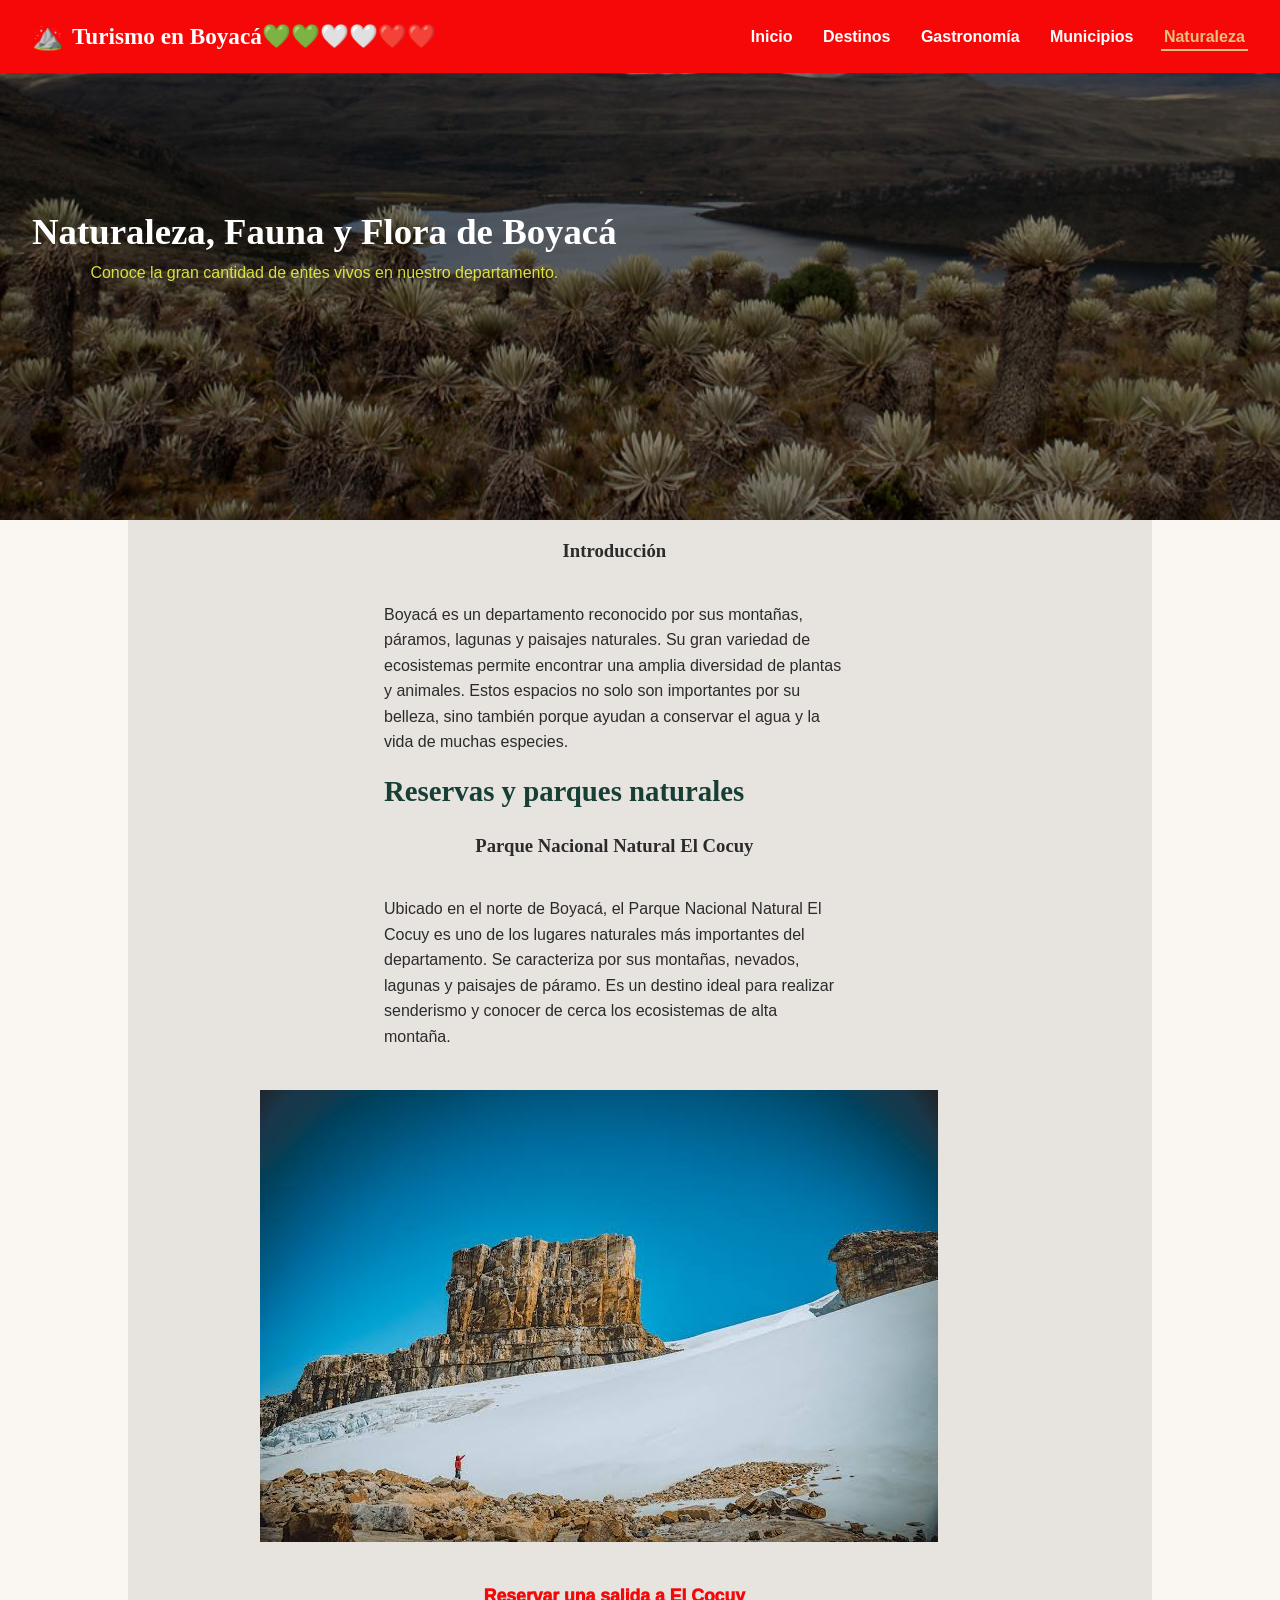
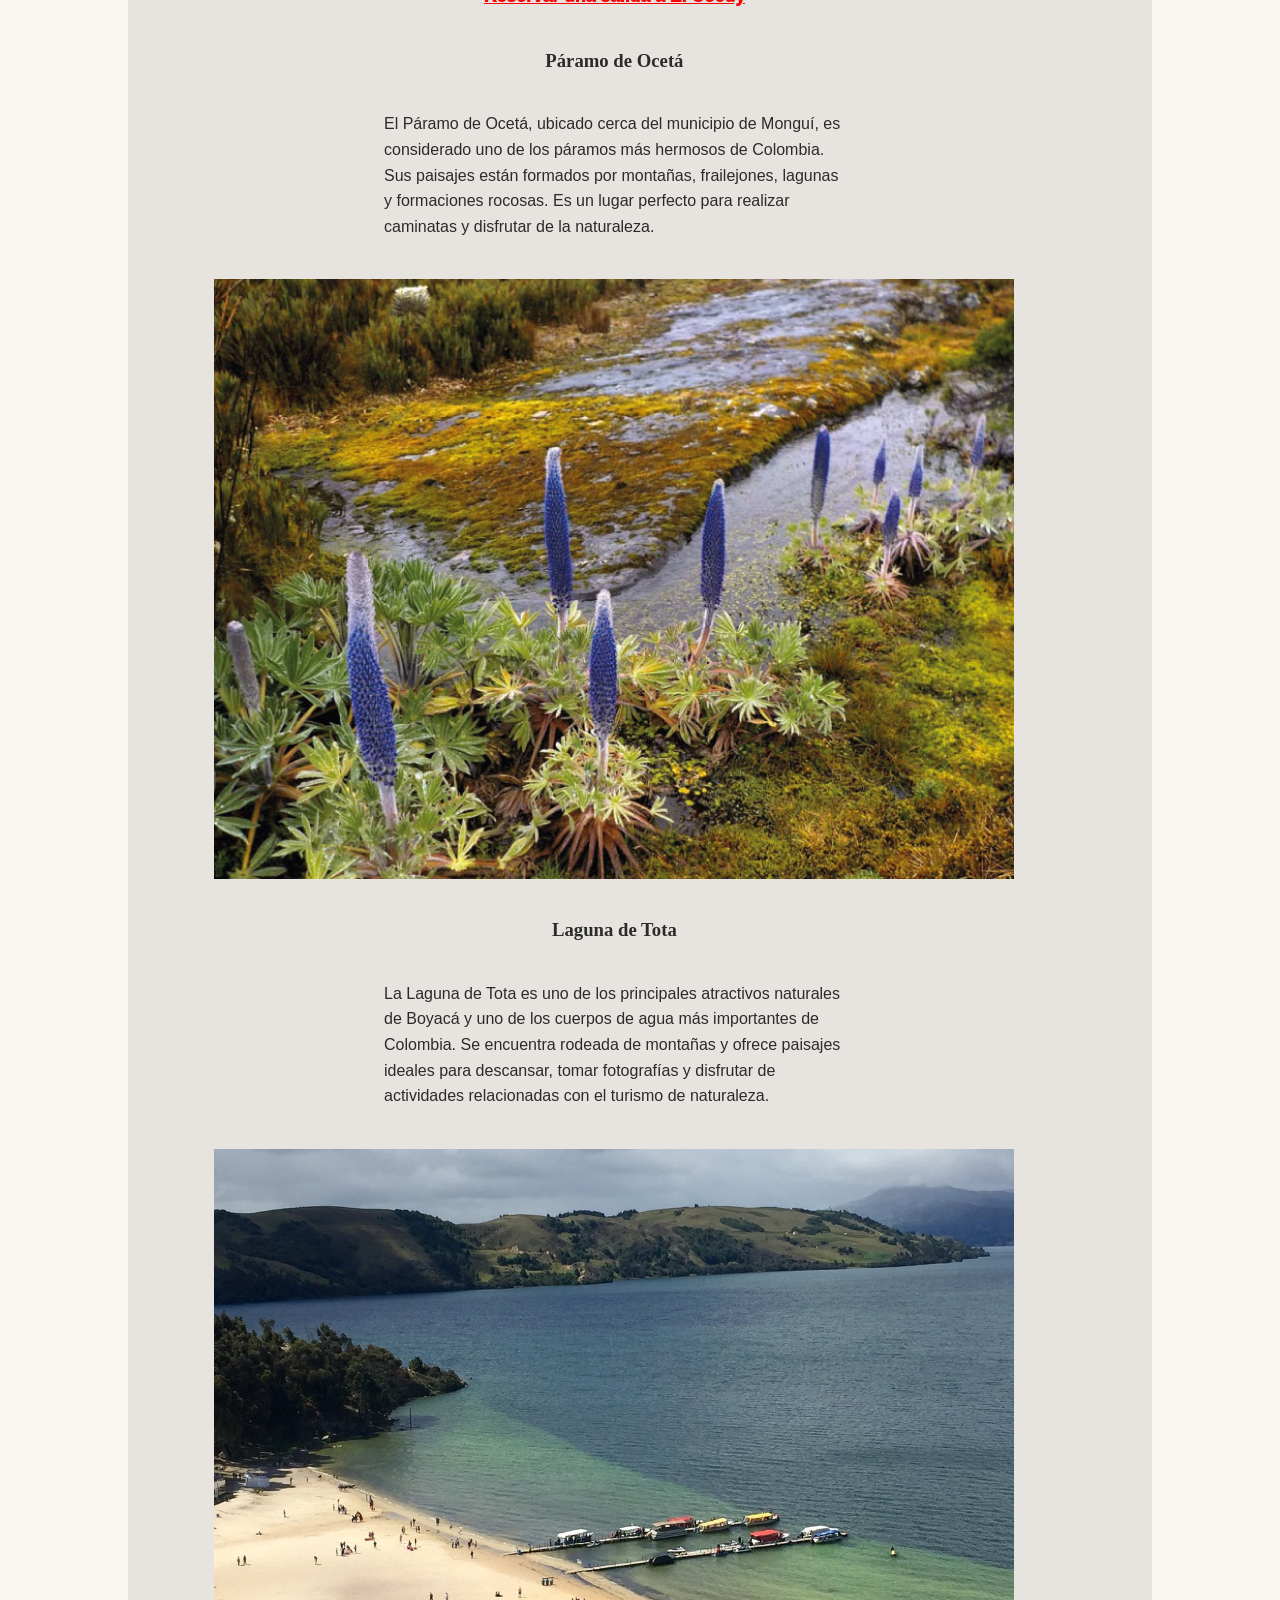
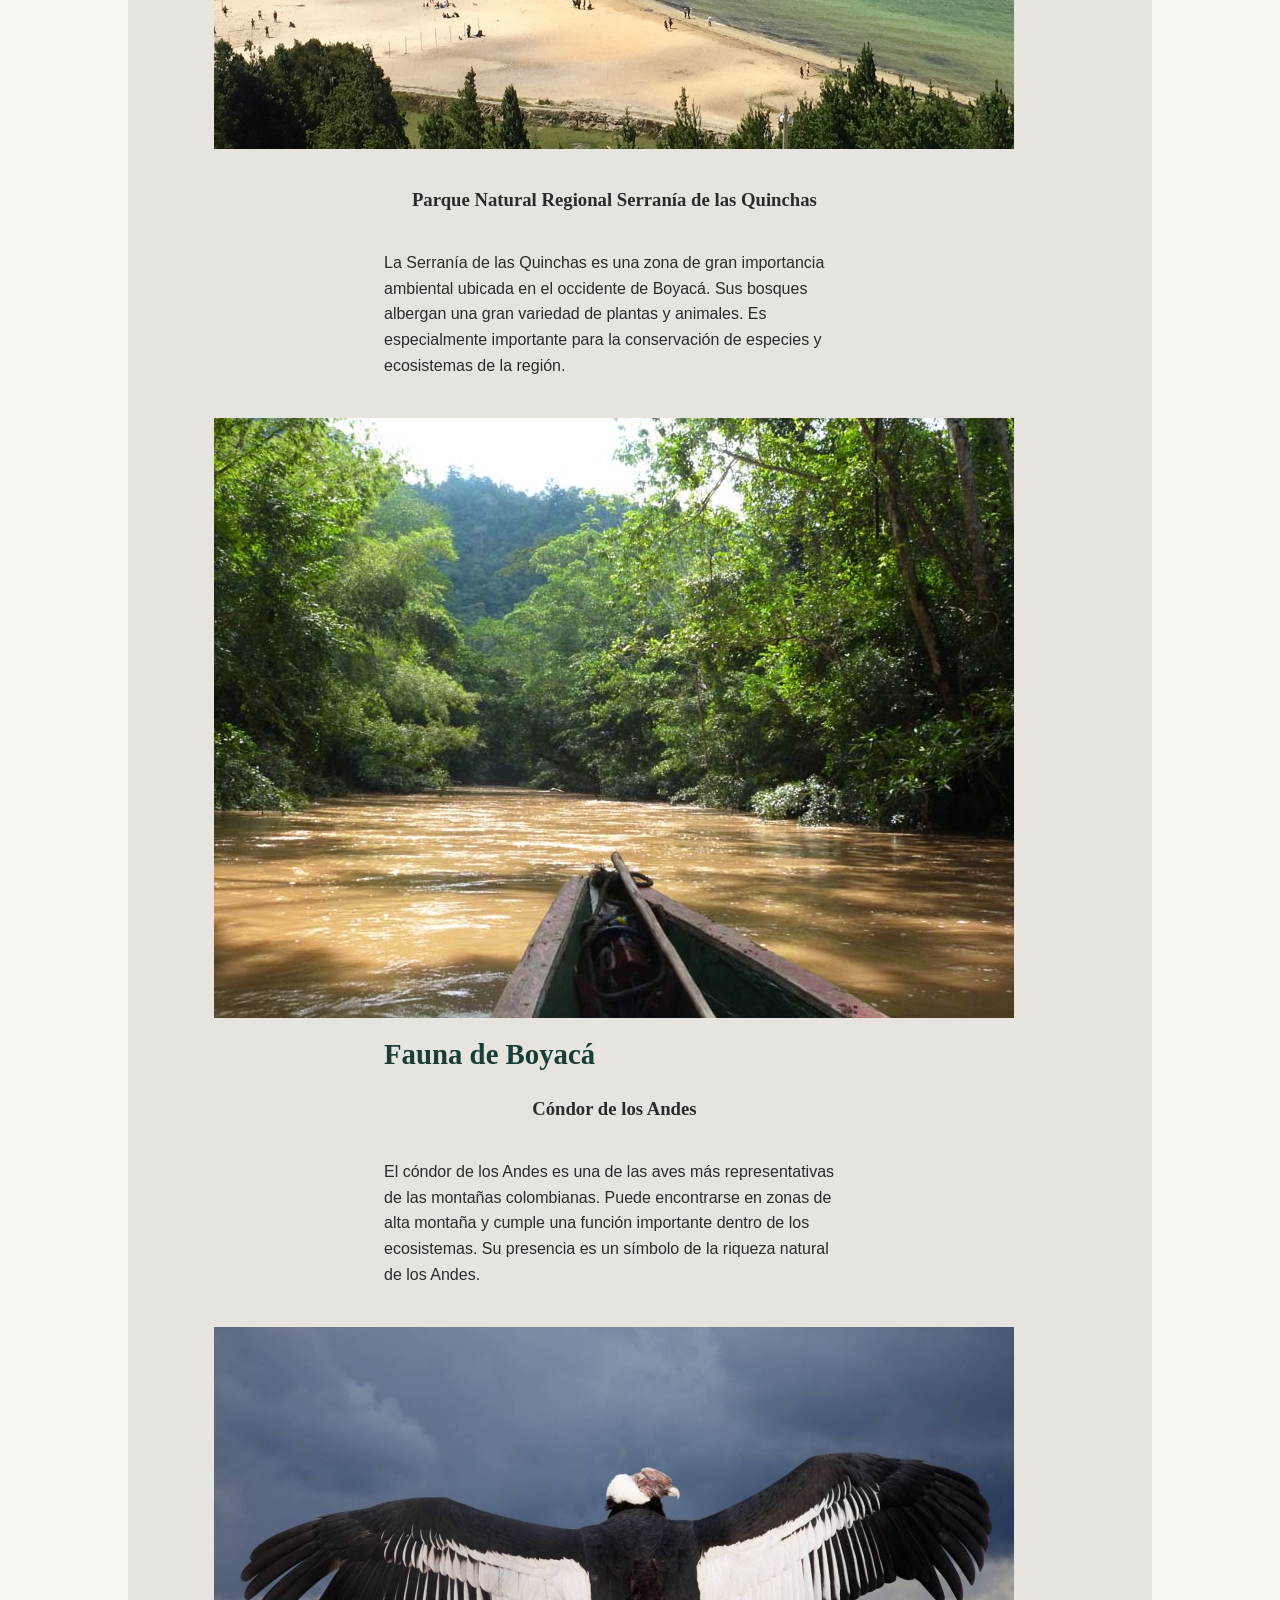
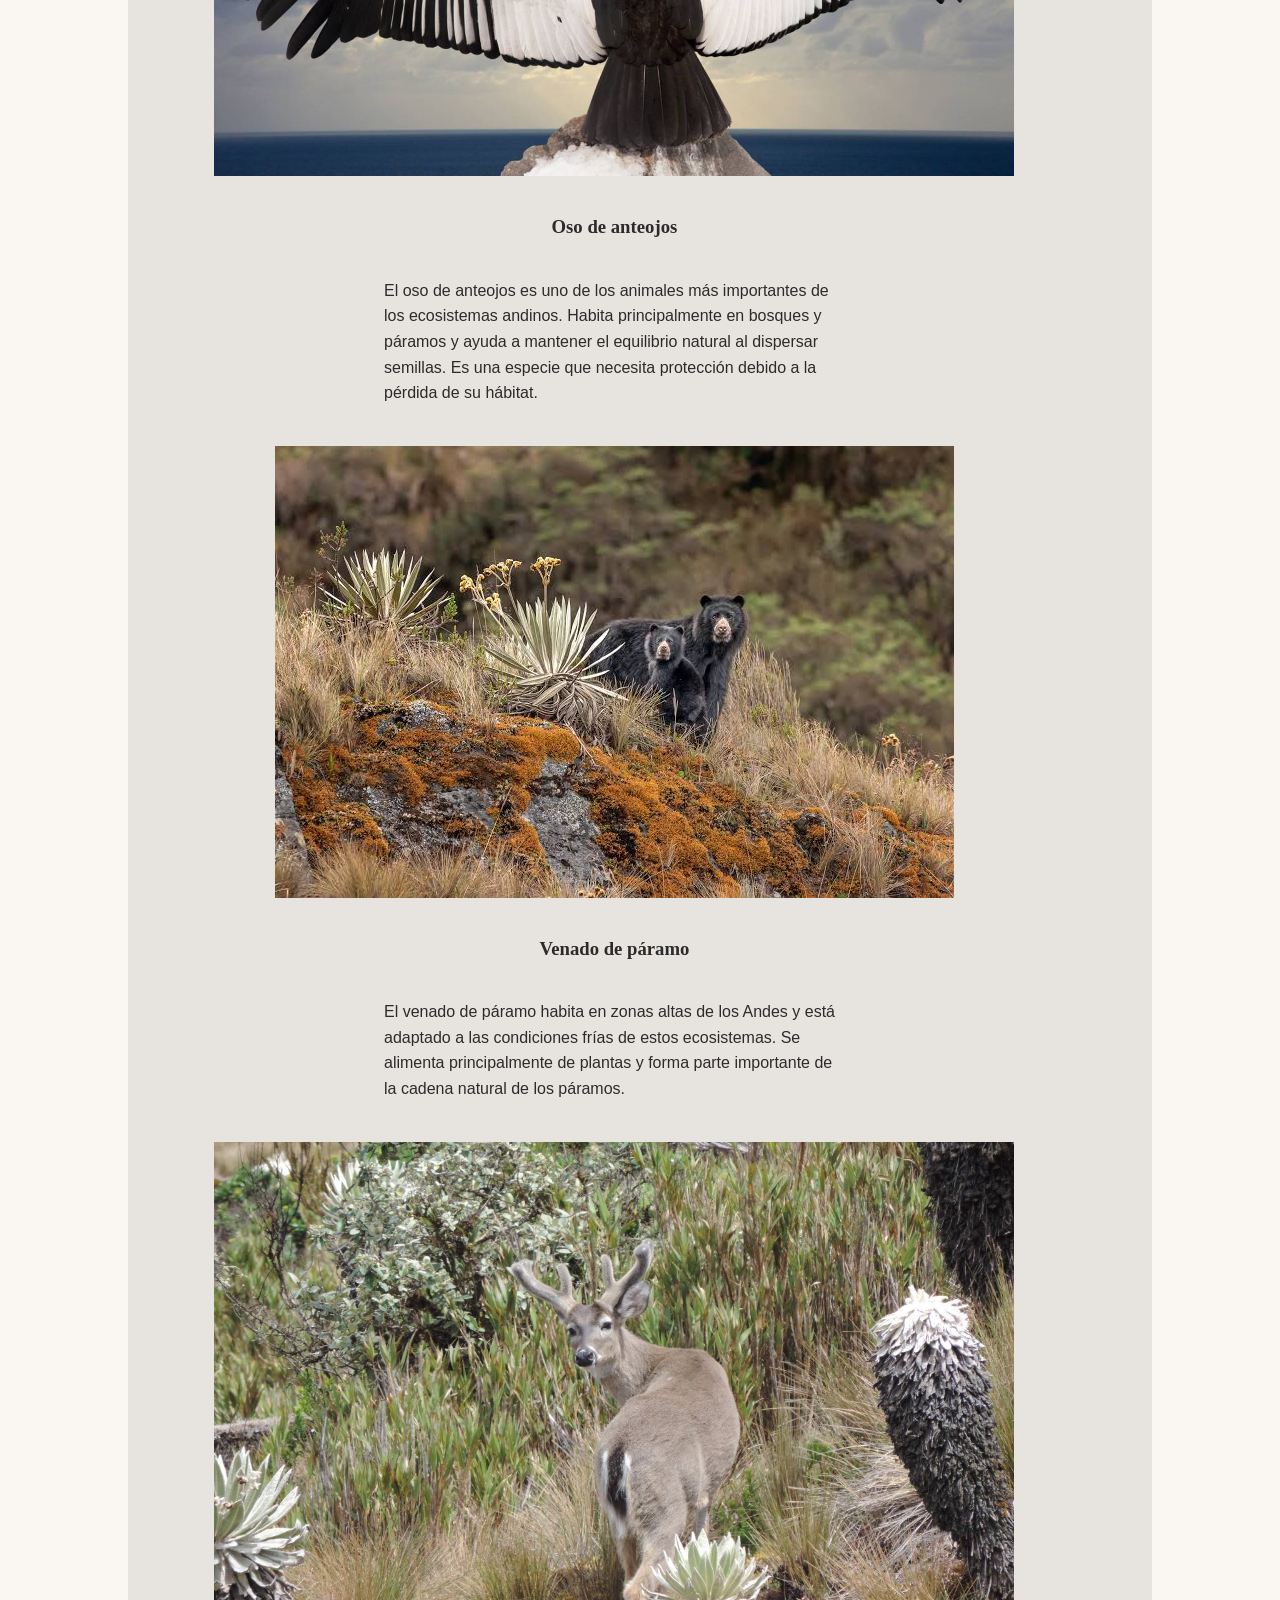
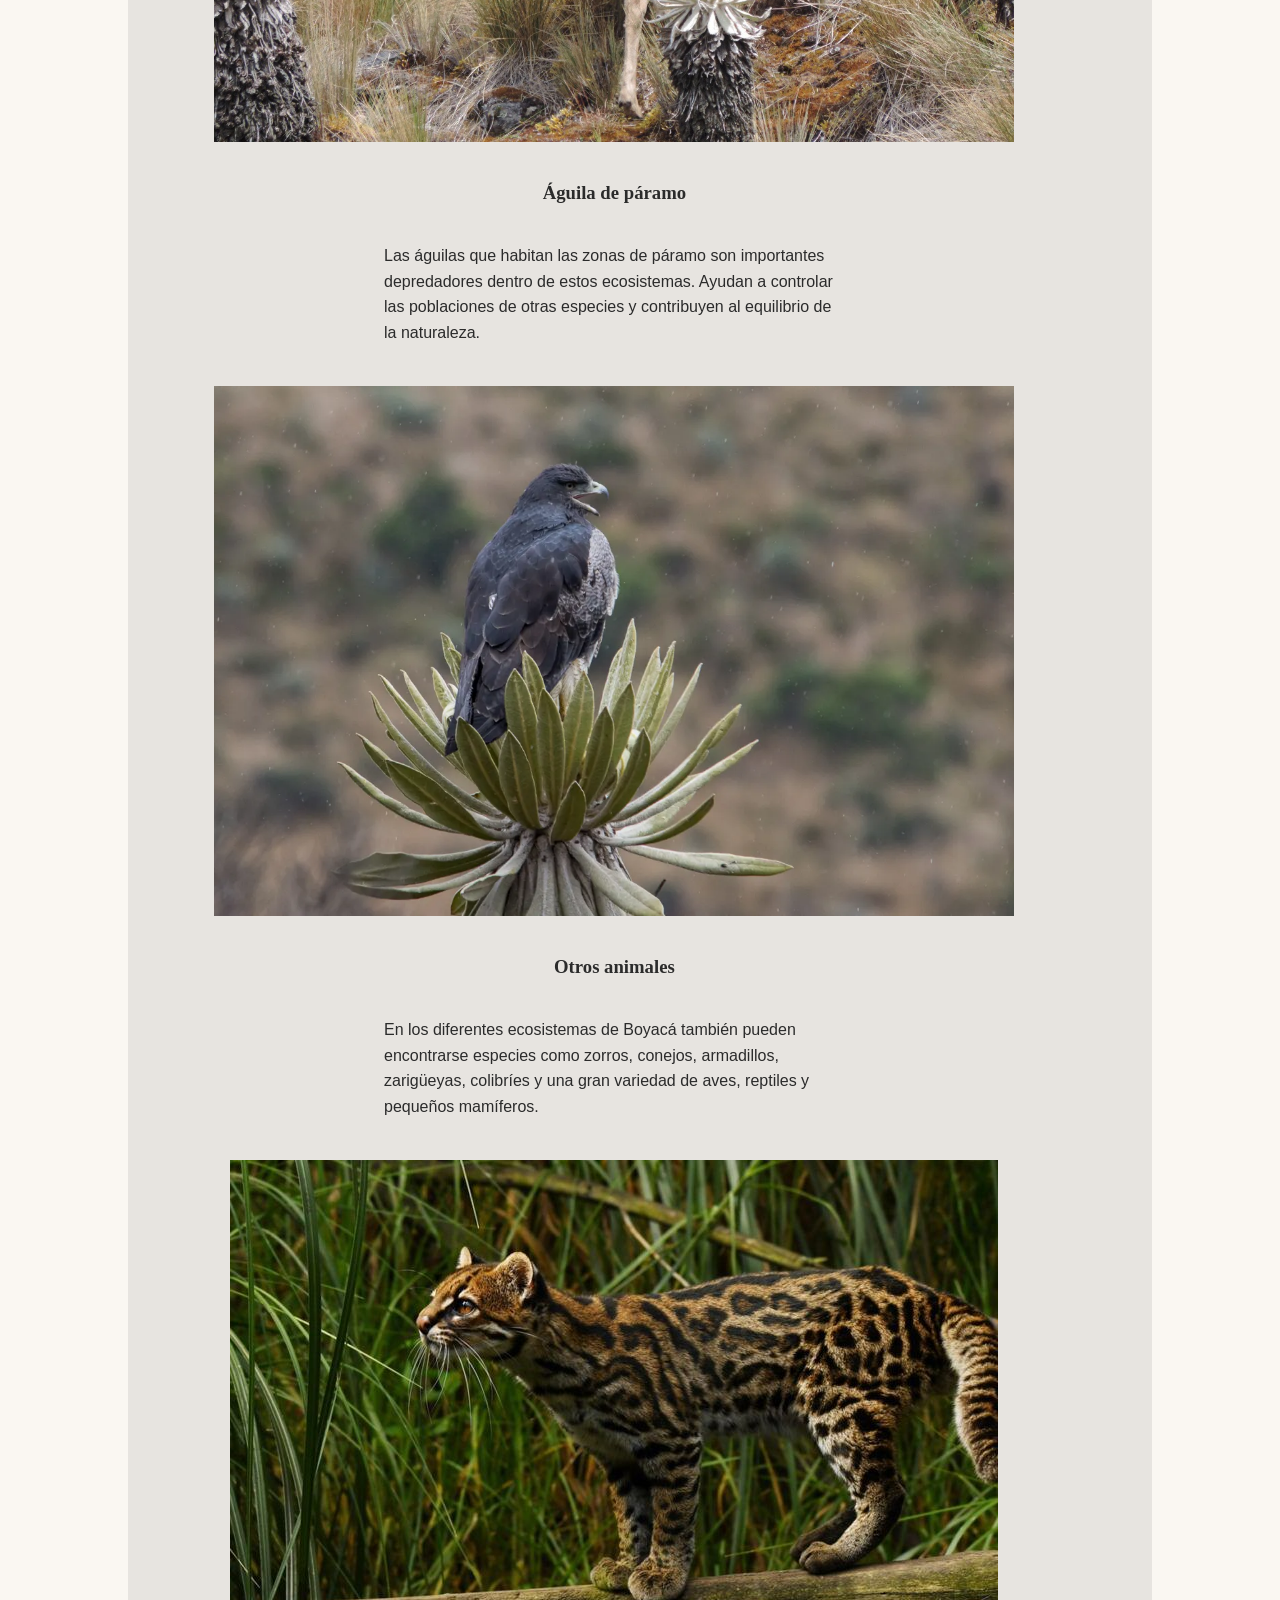
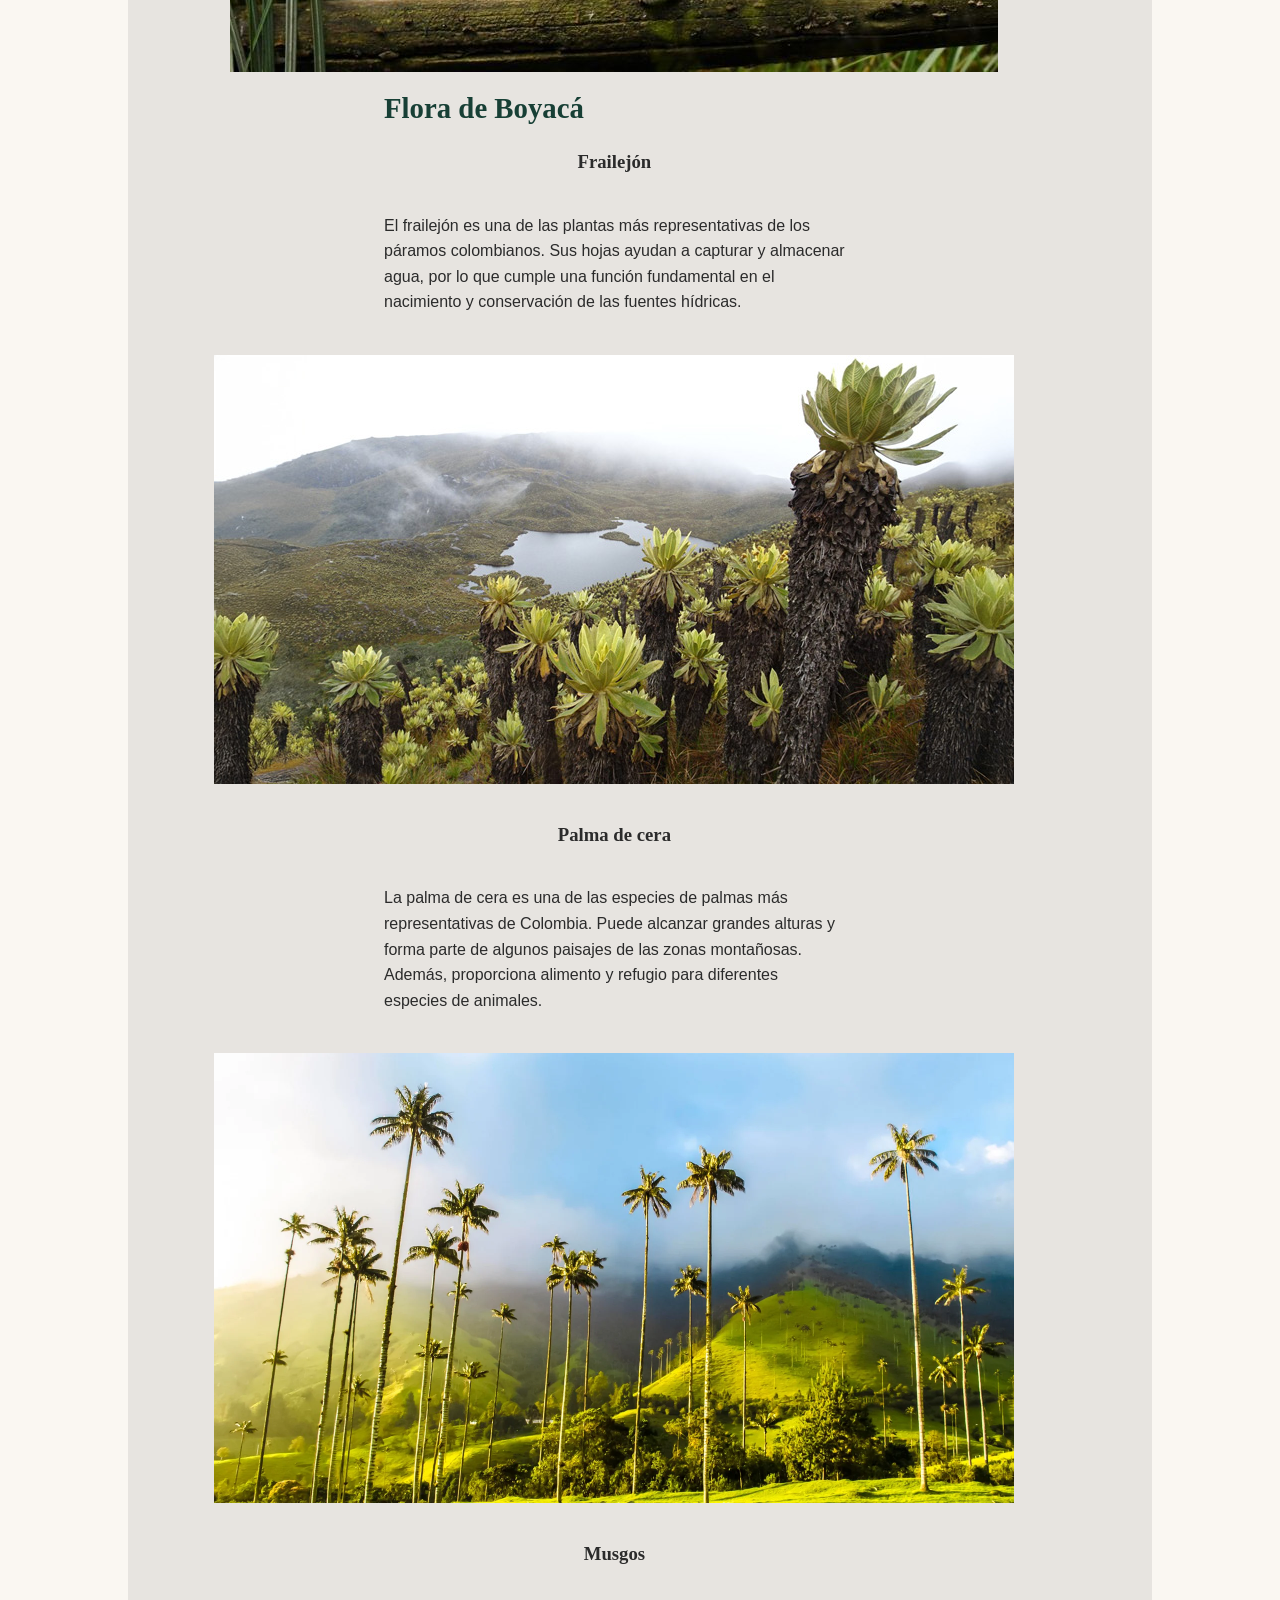
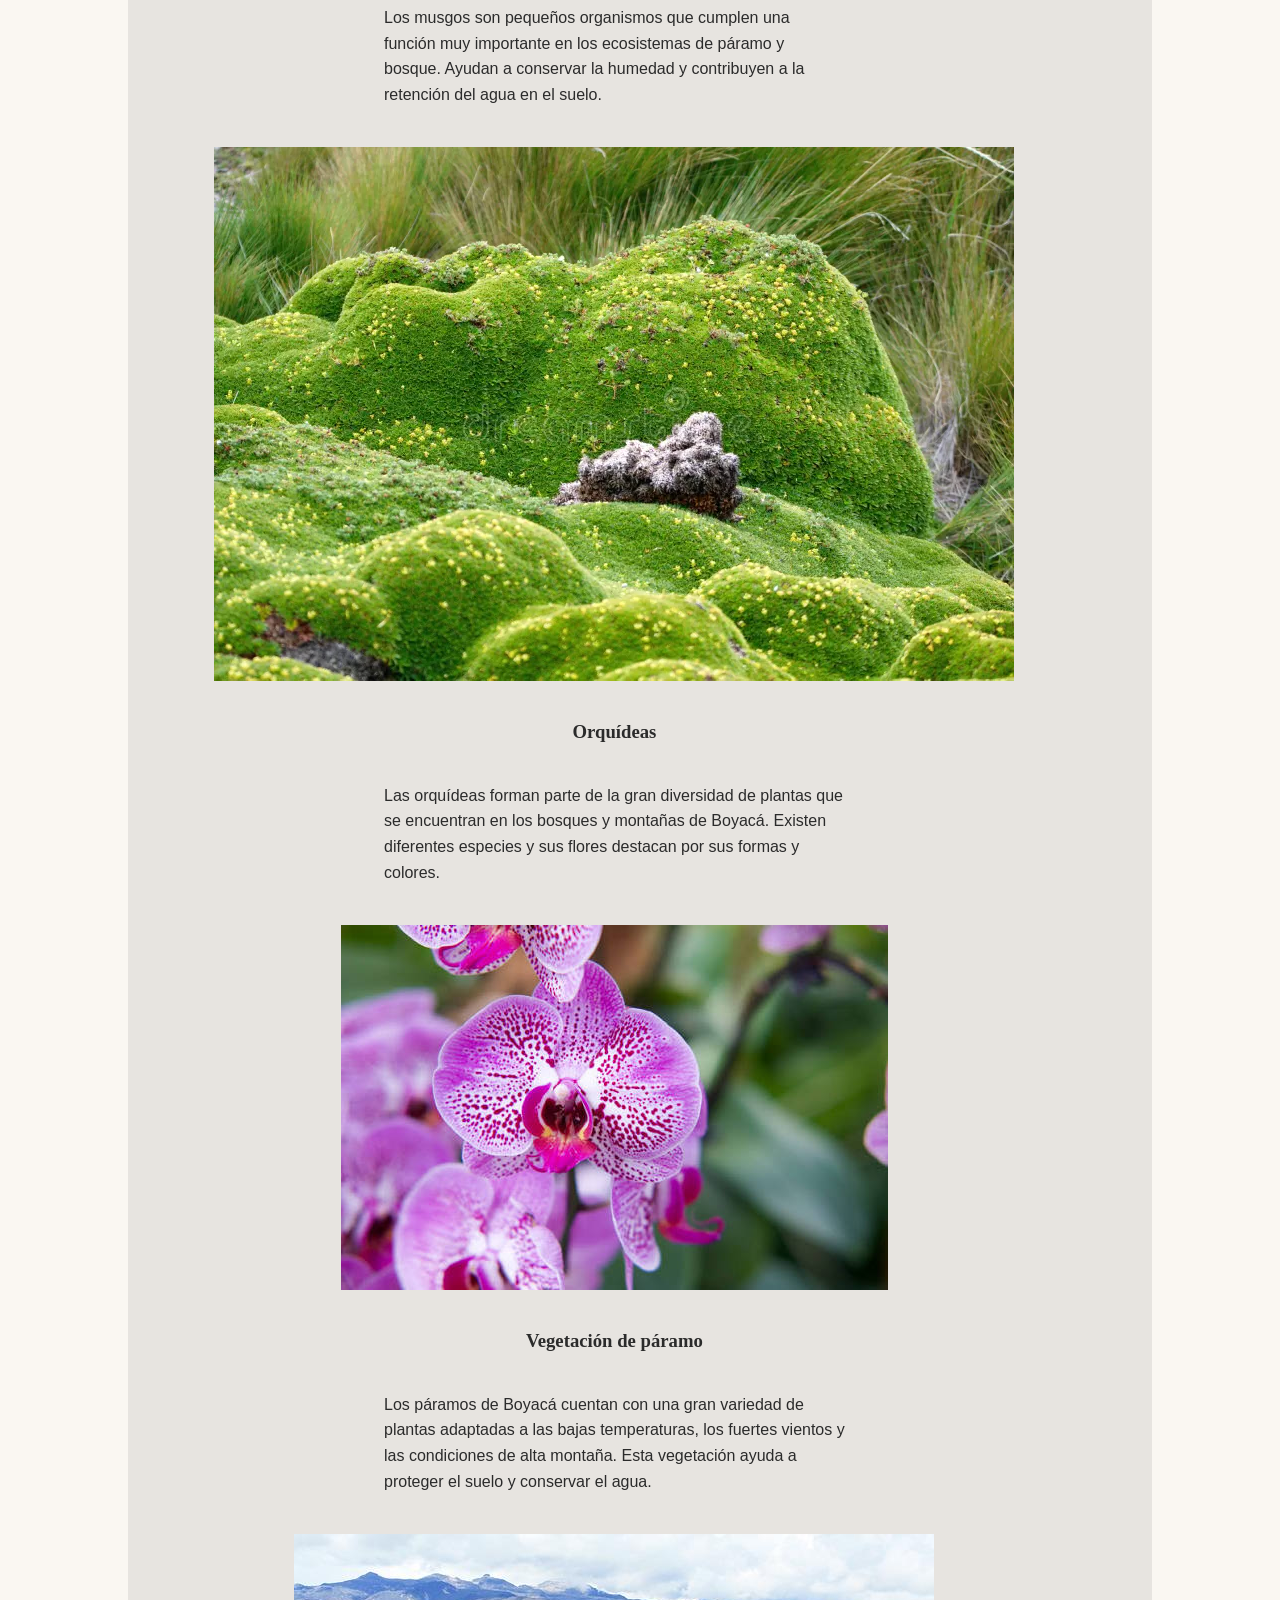
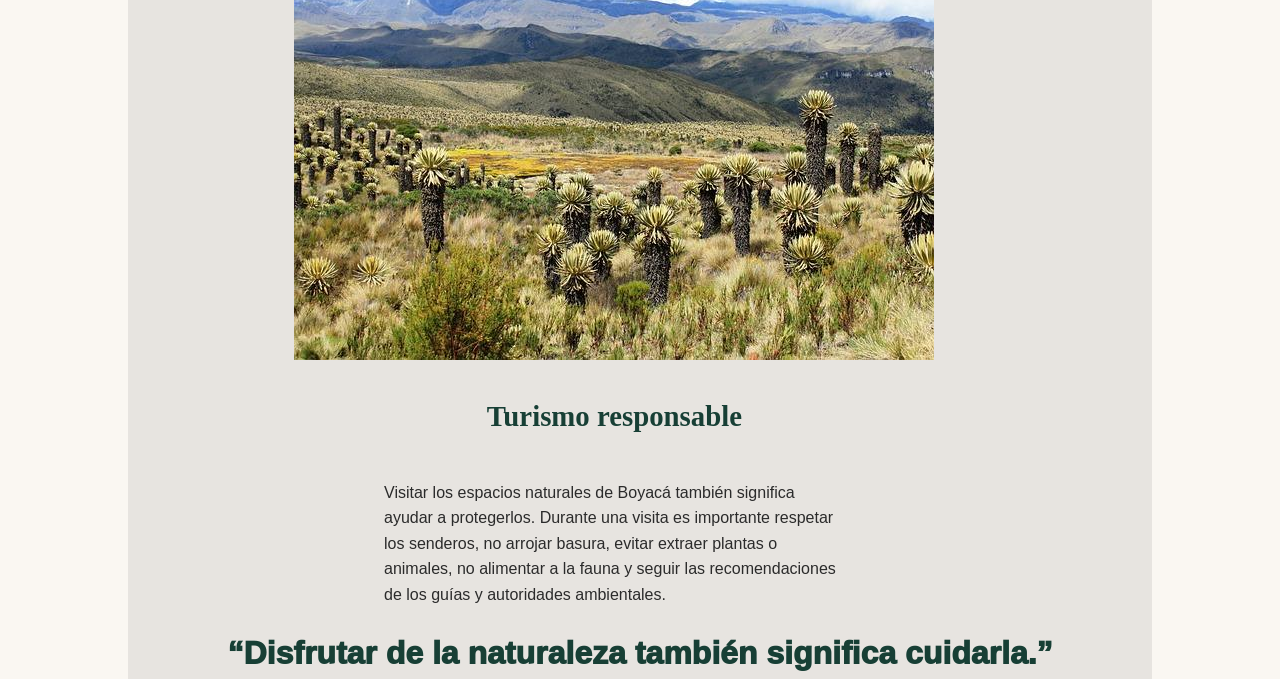
<file: naturaleza.html>
<!doctype html>
<html lang="en">
  <head>
    <meta charset="UTF-8" />
    <meta name="viewport" content="width=device-width, initial-scale=1.0" />
    <title>Naturaleza de Boyacá</title>
    <link rel="stylesheet" href="css/naturaleza.css" />
  </head>
  <body>
    <header class="header">
      <div class="logo">
        <span class="logo-icono">⛰️</span>
        <h1>Turismo en Boyacá💚💚🤍🤍❤️❤️</h1>
      </div>

      <nav class="nav">
        <ul>
          <li><a href="index.html">Inicio</a></li>
          <li><a href="destinos.html">Destinos</a></li>
          <li><a href="gastronomia.html">Gastronomía</a></li>
          <li><a href="municipios.html">Municipios</a></li>
          <li><a href="naturaleza.html" class="activo">Naturaleza</a></li>
        </ul>
      </nav>
    </header>

    <section class="naturaleza-main">
      <div>
        <h2 class="naturaleza-titulo">Naturaleza, Fauna y Flora de Boyacá</h2>
        <p>Conoce la gran cantidad de entes vivos en nuestro departamento.</p>
      </div>
    </section>
    <div class="main">
      <section>
        <div class="N_Titulo">
          <section>
            <h1>Introducción</h1>
          </section>
          <section>
            <p>
              Boyacá es un departamento reconocido por sus montañas, páramos,
              lagunas y paisajes naturales. Su gran variedad de ecosistemas
              permite encontrar una amplia diversidad de plantas y animales.
              Estos espacios no solo son importantes por su belleza, sino
              también porque ayudan a conservar el agua y la vida de muchas
              especies.
            </p>
          </section>
        </div>
      </section>

      <section>
        <div class="N_Titulo">
          <h2>Reservas y parques naturales</h2>
        </div>
        <div class="N_Text">
          <section>
            <h3>Parque Nacional Natural El Cocuy</h3>
          </section>
          <section>
            <p>
              Ubicado en el norte de Boyacá, el Parque Nacional Natural El Cocuy
              es uno de los lugares naturales más importantes del departamento.
              Se caracteriza por sus montañas, nevados, lagunas y paisajes de
              páramo. Es un destino ideal para realizar senderismo y conocer de
              cerca los ecosistemas de alta montaña.
            </p>
          </section>
          <section>
            <img src="resources/elcocuynevado.jpeg" alt="Nevado El Cocuy" />
            <br />
          </section>
          <section>
            <a
              class="ReservaCocuy"
              href="https://elcocuytravel.com/"
              target="_blank"
            >
              Reservar una salida a El Cocuy
            </a>
          </section>
        </div>
        <div class="N_Text">
          <section>
            <h3>Páramo de Ocetá</h3>
          </section>
          <section>
            <p>
              El Páramo de Ocetá, ubicado cerca del municipio de Monguí, es
              considerado uno de los páramos más hermosos de Colombia. Sus
              paisajes están formados por montañas, frailejones, lagunas y
              formaciones rocosas. Es un lugar perfecto para realizar caminatas
              y disfrutar de la naturaleza.
            </p>
          </section>
          <section>
            <img src="resources/Paramo-de-Oceta.jpg" alt="Paramo de Ocetá" />
          </section>
        </div>
        <div class="N_Text">
          <section>
            <h3>Laguna de Tota</h3>
          </section>
          <section>
            <p>
              La Laguna de Tota es uno de los principales atractivos naturales
              de Boyacá y uno de los cuerpos de agua más importantes de
              Colombia. Se encuentra rodeada de montañas y ofrece paisajes
              ideales para descansar, tomar fotografías y disfrutar de
              actividades relacionadas con el turismo de naturaleza.
            </p>
          </section>
          <section>
            <img src="resources/lago-tota.jpg" alt="Lago de Tota" />
          </section>
        </div>
        <div class="N_Text">
          <section>
            <h3>Parque Natural Regional Serranía de las Quinchas</h3>
          </section>
          <section>
            <p>
              La Serranía de las Quinchas es una zona de gran importancia
              ambiental ubicada en el occidente de Boyacá. Sus bosques albergan
              una gran variedad de plantas y animales. Es especialmente
              importante para la conservación de especies y ecosistemas de la
              región.
            </p>
          </section>
          <section>
            <img src="resources/quinchas.jpg" alt="Quinchas" />
          </section>
        </div>
      </section>

      <section>
        <div class="N_Titulo">
          <h2>Fauna de Boyacá</h2>
        </div>
        <div class="N_Text">
          <section>
            <h3>Cóndor de los Andes</h3>
          </section>
          <section>
            <p>
              El cóndor de los Andes es una de las aves más representativas de
              las montañas colombianas. Puede encontrarse en zonas de alta
              montaña y cumple una función importante dentro de los ecosistemas.
              Su presencia es un símbolo de la riqueza natural de los Andes.
            </p>
          </section>
          <section>
            <img src="resources/condor.jpg" alt="Condor" />
          </section>
        </div>
        <div class="N_Text">
          <section>
            <h3>Oso de anteojos</h3>
          </section>
          <section>
            <p>
              El oso de anteojos es uno de los animales más importantes de los
              ecosistemas andinos. Habita principalmente en bosques y páramos y
              ayuda a mantener el equilibrio natural al dispersar semillas. Es
              una especie que necesita protección debido a la pérdida de su
              hábitat.
            </p>
          </section>
          <section>
            <img src="resources/osoanteojos.jpeg" alt="Oso de Anteojos" />
          </section>
        </div>
        <div class="N_Text">
          <section>
            <h3>Venado de páramo</h3>
          </section>
          <section>
            <p>
              El venado de páramo habita en zonas altas de los Andes y está
              adaptado a las condiciones frías de estos ecosistemas. Se alimenta
              principalmente de plantas y forma parte importante de la cadena
              natural de los páramos.
            </p>
          </section>
          <section>
            <img src="resources/venado.jpeg" alt="Venado" />
          </section>
        </div>
        <div class="N_Text">
          <section>
            <h3>Águila de páramo</h3>
          </section>
          <section>
            <p>
              Las águilas que habitan las zonas de páramo son importantes
              depredadores dentro de estos ecosistemas. Ayudan a controlar las
              poblaciones de otras especies y contribuyen al equilibrio de la
              naturaleza.
            </p>
          </section>
          <section>
            <img src="resources/aguila.webp" alt="Águila" />
          </section>
        </div>
        <div class="N_Text">
          <section>
            <h3>Otros animales</h3>
          </section>
          <section>
            <p>
              En los diferentes ecosistemas de Boyacá también pueden encontrarse
              especies como zorros, conejos, armadillos, zarigüeyas, colibríes y
              una gran variedad de aves, reptiles y pequeños mamíferos.
            </p>
          </section>
          <section>
            <img src="resources/Tigrillo.jpeg" alt="Otros Animales" />
          </section>
        </div>
      </section>

      <section>
        <div class="N_Titulo">
          <h2>Flora de Boyacá</h2>
        </div>
        <div class="N_Text">
          <section>
            <h3>Frailejón</h3>
          </section>
          <section>
            <p>
              El frailejón es una de las plantas más representativas de los
              páramos colombianos. Sus hojas ayudan a capturar y almacenar agua,
              por lo que cumple una función fundamental en el nacimiento y
              conservación de las fuentes hídricas.
            </p>
          </section>
          <section>
            <img src="resources/frailejon.jpg" alt="Frailejón" />
          </section>
        </div>
        <div class="N_Text">
          <section>
            <h3>Palma de cera</h3>
          </section>
          <section>
            <p>
              La palma de cera es una de las especies de palmas más
              representativas de Colombia. Puede alcanzar grandes alturas y
              forma parte de algunos paisajes de las zonas montañosas. Además,
              proporciona alimento y refugio para diferentes especies de
              animales.
            </p>
          </section>
          <section>
            <img src="resources/palmadecera.webp" alt="Palma de Cera" />
          </section>
        </div>
        <div class="N_Text">
          <section>
            <h3>Musgos</h3>
          </section>
          <section>
            <p>
              Los musgos son pequeños organismos que cumplen una función muy
              importante en los ecosistemas de páramo y bosque. Ayudan a
              conservar la humedad y contribuyen a la retención del agua en el
              suelo.
            </p>
          </section>
          <section>
            <img src="resources/Musgos.webp" alt="Musgos" />
          </section>
        </div>
        <div class="N_Text">
          <section>
            <h3>Orquídeas</h3>
          </section>
          <section>
            <p>
              Las orquídeas forman parte de la gran diversidad de plantas que se
              encuentran en los bosques y montañas de Boyacá. Existen diferentes
              especies y sus flores destacan por sus formas y colores.
            </p>
          </section>
          <section>
            <img src="resources/Orquídeas.jpeg" alt="Orquídeas" />
          </section>
        </div>
        <div class="N_Text">
          <section>
            <h3>Vegetación de páramo</h3>
          </section>
          <section>
            <p>
              Los páramos de Boyacá cuentan con una gran variedad de plantas
              adaptadas a las bajas temperaturas, los fuertes vientos y las
              condiciones de alta montaña. Esta vegetación ayuda a proteger el
              suelo y conservar el agua.
            </p>
          </section>
          <section>
            <img
              src="resources/Vegetaciondeparamo.jpg"
              alt="Vegetación de páramo"
            />
          </section>
        </div>
      </section>

      <section>
        <div class="N_Text">
          <section>
            <h2>Turismo responsable</h2>
          </section>
          <section>
            <p>
              Visitar los espacios naturales de Boyacá también significa ayudar
              a protegerlos. Durante una visita es importante respetar los
              senderos, no arrojar basura, evitar extraer plantas o animales, no
              alimentar a la fauna y seguir las recomendaciones de los guías y
              autoridades ambientales.
            </p>
          </section>
        </div>
      </section>

      <div class="frase-final">
        “Disfrutar de la naturaleza también significa cuidarla.”
      </div>
    </div>
  </body>
</html>
</file>
<file: css/pagina_de_inicio.css>
* {
  box-sizing: border-box;
  margin: 0;
  padding: 0;
  font-family: "Segoe UI", Arial, sans-serif;
}

body {
  background-color: #faf7f2;
  color: #2b2b2b;
  line-height: 1.6;
}

h2 {
  color: #15eb0d;
  font-size: 1.8rem;
  line-height: 1.15;
  margin-bottom: 0.4rem;
}

h1,
h2,
h3 {
  font-family: "Playfair Display", serif;
  line-height: 1.15;
}

h2 + p {
  color: #f2fb44dc;
  margin-bottom: 1.5rem;
}

.header {
  align-items: center;
  background-color: #f70808;
  color: #fff;
  display: flex;
  flex-wrap: wrap;
  gap: 2rem;
  justify-content: space-between;
  padding: 1rem 2rem;
  position: fixed;
  top: 0;
  left: 0;
  width: 100%;
  z-index: 1000;
}

.logo {
  align-items: center;
  display: flex;
  gap: 0.5rem;
}

.logo h1 {
  font-size: 1.45rem;
}

.logo strong {
  color: #4fcc7d;
}

.logo-icono {
  font-size: 1.6rem;
}

.nav ul {
  align-items: center;
  display: flex;
  gap: 1.5rem;
  list-style: none;
}

.nav > ul > li > a {
  border-bottom: 2px solid transparent;
  color: #fff;
  font-weight: 600;
  padding: 0.3rem 0.2rem;
  text-decoration: none;
  transition:
    border-color 0.3s ease,
    color 0.3s ease;
}

.nav > ul > li > a:hover,
.nav > ul > li > a.activo {
  border-bottom-color: #e8c07d;
  color: #e8c07d;
}

.hero {
  align-items: center;
  background:
    linear-gradient(rgba(0, 0, 0, 0.45), rgba(0, 0, 0, 0.45)),
    url("../resources/nose_principal.jpg") center/cover no-repeat;
  color: #fff;
  display: flex;
  min-height: 520px;
  padding: 6rem 2rem;
  text-align: center;
}

.hero-contenido {
  animation: aparecer 2.5s ease-out;
  max-width: 650px;
}

.hero .hero-contenido .hero-titulo {
  color: #ffffff;
}

@keyframes aparecer {
  from {
    opacity: 0;
    transform: translateY(30px);
  }

  to {
    opacity: 1;
    transform: translateY(0px);
  }
}

.hero-contenido h2 {
  color: #4af21b;
  font-size: 2.4rem;
  margin-bottom: 0.8rem;
}

.hero-contenido p {
  font-size: 1.1rem;
  margin-bottom: 1.5rem;
}

.btn {
  background-color: #e8c07d;
  border-radius: 30px;
  color: #3a2a1a;
  display: inline-block;
  font-weight: bold;
  padding: 0.7rem 1.6rem;
  text-decoration: none;
  transition:
    transform 0.3s ease,
    background-color 0.3s ease;
}

.btn:hover {
  background-color: #33f017;
  color: blue;
  transform: scale(1.08);
}

.destinos {
  margin: 0 auto;
  max-width: 1180px;
  padding: 3rem 2rem;
  text-align: center;
}

.destinos-grid {
  display: grid;
  gap: 1.5rem;
  grid-template-columns: repeat(auto-fit, minmax(220px, 1fr));
  margin-top: 1.5rem;
  text-align: left;
}

.tarjeta {
  background: #ffffff;
  border-radius: 10px;
  box-shadow: 0 2px 8px rgba(0, 0, 0, 0.1);
  overflow: hidden;
  transition:
    transform 0.3s ease,
    box-shadow 0.3s ease;
}

.tarjeta:hover {
  box-shadow: 0 8px 16px rgb(3, 247, 35);
  transform: translateY(-60px);
}

.tarjeta figure {
  margin: 0;
  position: relative;
}

.tarjeta img {
  display: block;
  height: 160px;
  object-fit: cover;
  width: 100%;
}

.tarjeta figcaption {
  background: rgba(53, 132, 112, 0.6);
  bottom: 0;
  color: #24e431;
  font-family: "Playfair Display", serif;
  font-size: 1.3rem;
  font-weight: bold;
  left: 0;
  padding: 0.6rem 1rem 0;
  position: absolute;
  right: 0;
}

.tarjeta p {
  color: #444444;
  font-size: 0.95rem;
  padding: 0.5rem 1rem 1rem;
}

.resena {
  background: #173f35;
  color: #fff;
  margin: 0 auto 3rem;
  max-width: 900px;
  padding: 3rem 2rem;
}

.resena h2 {
  color: #4af21b;
}

.resena-contenido {
  margin: 2rem auto 0;
  max-width: 1080px;
}

.img-flotante {
  border-radius: 8px;
  float: left;
  height: 190px;
  margin: 0 1.5rem 1rem 0;
  object-fit: cover;
  width: 260px;
}

.experiencias {
  background-color: #173f35;
  padding: 3rem 2rem;
  text-align: center;
}

.experiencias-lista {
  align-items: stretch;
  display: flex;
  flex-wrap: wrap;
  gap: 1.5rem;
  justify-content: center;
  margin-top: 1.5rem;
}

.experiencia-item {
  background: #fff;
  border-left: 4px solid #f0b84b;
  border-radius: 10px;
  box-shadow: 0 2px 6px rgba(0, 0, 0, 0.08);
  flex: 1 1 200px;
  max-width: 240px;
  padding: 1.5rem;
}

.experiencia-item h3 {
  color: #010101;
  margin-bottom: 0.5rem;
}

.dato-clima {
  background-color: #173f35;
  margin: 2rem 0;
  max-width: none;
  padding: 2rem;
  text-align: center;
}
</file>
<file: css/destinos.css>
* {
  box-sizing: border-box;
  margin: 0;
  padding: 0;
  font-family: "Segoe UI", Arial, sans-serif;
}

body {
  background-color: #faf7f2;
  color: #2b2b2b;
  line-height: 1.6;
}

h2 {
  color: #15eb0d;
  font-size: 1.8rem;
  line-height: 1.15;
  margin-bottom: 0.4rem;
}

h1,
h2,
h3 {
  font-family: "Playfair Display", serif;
  line-height: 1.15;
}

h2 + p {
  color: #f2fb44dc;
  margin-bottom: 1.5rem;
}

.header {
  align-items: center;
  background-color: #f70808;
  color: #fff;
  display: flex;
  flex-wrap: wrap;
  gap: 2rem;
  justify-content: space-between;
  padding: 1rem 2rem;
  position: fixed;
  top: 0;
  left: 0;
  width: 100%;
  z-index: 1000;
}

.logo {
  align-items: center;
  display: flex;
  gap: 0.5rem;
}

.logo h1 {
  font-size: 1.45rem;
}

.logo-icono {
  font-size: 1.6rem;
}

.nav ul {
  align-items: center;
  display: flex;
  gap: 1.5rem;
  list-style: none;
}

.nav > ul > li > a {
  border-bottom: 2px solid transparent;
  color: #fff;
  font-weight: 600;
  padding: 0.3rem 0.2rem;
  text-decoration: none;
  transition:
    border-color 0.3s ease,
    color 0.3s ease;
}

.nav > ul > li > a:hover,
.nav > ul > li > a.activo {
  border-bottom-color: #e8c07d;
  color: #e8c07d;
}

.hero {
  align-items: center;
  background:
    linear-gradient(rgba(0, 0, 0, 0.45), rgba(0, 0, 0, 0.45)),
    url("../resources/Gemini_Generated_Image_7goow47goow47goo.jpg") center/cover
      no-repeat;
  color: #fff;
  display: flex;
  min-height: 520px;
  padding: 6rem 2rem;
  text-align: center;
}

.hero-contenido {
  animation: aparecer 2.5s ease-out;
  max-width: 650px;
}

.hero .hero-contenido .hero-titulo {
  color: #ffffff;
}

.hero-contenido {
  animation: aparecer 2.5s ease-out;
  max-width: 650px;
}

.hero .hero-contenido .hero-titulo {
  color: #ffffff;
}

@keyframes aparecer {
  from {
    opacity: 0;
    transform: translateY(30px);
  }

  to {
    opacity: 1;
    transform: translateY(0px);
  }
}

.hero-contenido h2 {
  color: #4af21b;
  font-size: 2.4rem;
  margin-bottom: 0.8rem;
}

.hero-contenido p {
  font-size: 1.1rem;
  margin-bottom: 1.5rem;
}

.destinos {
  margin: 0 auto;
  max-width: 1180px;
  padding: 3rem 2rem;
  text-align: center;
}

.destinos-grid {
  display: grid;
  gap: 1.5rem;
  grid-template-columns: repeat(auto-fit, minmax(220px, 1fr));
  margin-top: 1.5rem;
  text-align: left;
}

.tarjeta {
  background: #ffffff;
  border-radius: 10px;
  box-shadow: 0 2px 8px rgba(0, 0, 0, 0.1);
  overflow: hidden;
  transition:
    transform 0.3s ease,
    box-shadow 0.3s ease;
}

.tarjeta:hover {
  box-shadow: 0 8px 16px rgba(0, 0, 0, 0.18);
  transform: translateY(-8px);
}

.tarjeta figure {
  margin: 0;
  position: relative;
}

.tarjeta img {
  display: block;
  height: 160px;
  object-fit: cover;
  width: 100%;
}

.tarjeta figcaption {
  background: rgba(53, 132, 112, 0.6);
  bottom: 0;
  color: #24e431;
  font-family: "Playfair Display", serif;
  font-size: 1.3rem;
  font-weight: bold;
  left: 0;
  padding: 0.6rem 1rem 0;
  position: absolute;
  right: 0;
}

.tarjeta p {
  color: #444444;
  font-size: 0.95rem;
  padding: 0.5rem 1rem 1rem;
}

.experiencias {
  background-color: #173f35;
  padding: 3rem 2rem;
  text-align: center;
}

.experiencias-lista {
  align-items: stretch;
  display: flex;
  flex-wrap: wrap;
  gap: 1.5rem;
  justify-content: center;
  margin-top: 1.5rem;
}

.experiencia-item {
  background: #fff;
  border-left: 4px solid #f0b84b;
  border-radius: 10px;
  box-shadow: 0 2px 6px rgba(0, 0, 0, 0.08);
  flex: 1 1 200px;
  max-width: 240px;
  padding: 1.5rem;
}

.experiencia-item h3 {
  color: #010101;
  margin-bottom: 0.5rem;
}
</file>
<file: css/gastronomia.css>
* {
  box-sizing: border-box;
  margin: 0;
  padding: 0;
  font-family: "Segoe UI", Arial, sans-serif;
}

body {
  background-color: #faf7f2;
  color: #2b2b2b;
  line-height: 1.6;
}

h2 {
  color: #15eb0d;
  font-size: 1.8rem;
  line-height: 1.15;
  margin-bottom: 0.4rem;
}

h1,
h2,
h3 {
  font-family: "Playfair Display", serif;
  line-height: 1.15;
}

h2 + p {
  color: #f2fb44dc;
  margin-bottom: 1.5rem;
}

.header {
  align-items: center;
  background-color: #f70808;
  color: #fff;
  display: flex;
  flex-wrap: wrap;
  gap: 2rem;
  justify-content: space-between;
  padding: 1rem 2rem;
  position: fixed;
  top: 0;
  left: 0;
  width: 100%;
  z-index: 1000;
}

.logo {
  align-items: center;
  display: flex;
  gap: 0.5rem;
}

.logo h1 {
  font-size: 1.45rem;
}

.logo-icono {
  font-size: 1.6rem;
}

.nav ul {
  align-items: center;
  display: flex;
  gap: 1.5rem;
  list-style: none;
}

.nav > ul > li > a {
  border-bottom: 2px solid transparent;
  color: #fff;
  font-weight: 600;
  padding: 0.3rem 0.2rem;
  text-decoration: none;
  transition:
    border-color 0.3s ease,
    color 0.3s ease;
}

.nav > ul > li > a:hover,
.nav > ul > li > a.activo {
  border-bottom-color: #e8c07d;
  color: #e8c07d;
}

.hero {
  align-items: center;
  background:
    linear-gradient(rgba(0, 0, 0, 0.45), rgba(0, 0, 0, 0.45)),
    url("../resources/comida_1.jpg") center/cover no-repeat;
  color: #fff;
  display: flex;
  min-height: 520px;
  padding: 6rem 2rem;
  text-align: center;
}

.hero-contenido {
  animation: aparecer 2.5s ease-out;
  max-width: 650px;
}

.hero .hero-contenido .hero-titulo {
  color: #ffffff;
}

@keyframes aparecer {
  from {
    opacity: 0;
    transform: translateY(30px);
  }

  to {
    opacity: 1;
    transform: translateY(0px);
  }
}

.hero-contenido h2 {
  color: #4af21b;
  font-size: 2.4rem;
  margin-bottom: 0.8rem;
}

.hero-contenido p {
  font-size: 1.1rem;
  margin-bottom: 1.5rem;
}

.destinos {
  margin: 0 auto;
  max-width: 1180px;
  padding: 3rem 2rem;
  text-align: center;
}

.destinos-grid {
  display: grid;
  gap: 1.5rem;
  grid-template-columns: repeat(auto-fit, minmax(220px, 1fr));
  margin-top: 1.5rem;
  text-align: left;
}

.tarjeta {
  background: #ffffff;
  border-radius: 10px;
  box-shadow: 0 2px 8px rgba(0, 0, 0, 0.1);
  overflow: hidden;
  transition:
    transform 0.3s ease,
    box-shadow 0.3s ease;
}

.tarjeta:hover {
  box-shadow: 0 8px 16px rgba(0, 0, 0, 0.18);
  transform: translateY(-8px);
}

.tarjeta figure {
  margin: 0;
  position: relative;
}

.tarjeta img {
  display: block;
  height: 160px;
  object-fit: cover;
  width: 100%;
}

.tarjeta figcaption {
  background: rgba(53, 132, 112, 0.6);
  bottom: 0;
  color: #24e431;
  font-family: "Playfair Display", serif;
  font-size: 1.3rem;
  font-weight: bold;
  left: 0;
  padding: 0.6rem 1rem 0;
  position: absolute;
  right: 0;
}

.tarjeta p {
  color: #444444;
  font-size: 0.95rem;
  padding: 0.5rem 1rem 1rem;
}

.experiencias {
  background-color: #173f35;
  padding: 3rem 2rem;
  text-align: center;
}

.experiencias-lista {
  align-items: stretch;
  display: flex;
  flex-wrap: wrap;
  gap: 1.5rem;
  justify-content: center;
  margin-top: 1.5rem;
}

.experiencia-item {
  background: #fff;
  border-left: 4px solid #f0b84b;
  border-radius: 10px;
  box-shadow: 0 2px 6px rgba(0, 0, 0, 0.08);
  flex: 1 1 200px;
  max-width: 240px;
  padding: 1.5rem;
}

.experiencia-item h3 {
  color: #010101;
  margin-bottom: 0.5rem;
}
</file>
<file: css/municipios.css>
* {
  box-sizing: border-box;
  margin: 0;
  padding: 0;
  font-family: "Segoe UI", Arial, sans-serif;
}

body {
  background-color: #faf7f2;
  color: #2b2b2b;
  line-height: 1.6;
}

h2 {
  color: #000000;
  font-size: 1.8rem;
  line-height: 1.15;
  margin-bottom: 0.4rem;
}

h1,
h2,
h3 {
  font-family: "Playfair Display", serif;
  line-height: 1.15;
}

h2 + p {
  color: #000000;
  margin-bottom: 1.5rem;
}

.header {
  align-items: center;
  background-color: #f70808;
  color: #fff;
  display: flex;
  flex-wrap: wrap;
  gap: 2rem;
  justify-content: space-between;
  padding: 1rem 2rem;
  position: fixed;
  top: 0;
  left: 0;
  width: 100%;
  z-index: 1000;
}

.logo {
  align-items: center;
  display: flex;
  gap: 0.5rem;
}

.logo h1 {
  font-size: 1.45rem;
}

.logo-icono {
  font-size: 1.6rem;
}

.nav ul {
  align-items: center;
  display: flex;
  gap: 1.5rem;
  list-style: none;
}

.nav > ul > li > a {
  border-bottom: 2px solid transparent;
  color: #fff;
  font-weight: 600;
  padding: 0.3rem 0.2rem;
  text-decoration: none;
  transition:
    border-color 0.3s ease,
    color 0.3s ease;
}

.nav > ul > li > a:hover,
.nav > ul > li > a.activo {
  border-bottom-color: #e8c07d;
  color: #e8c07d;
}

.municipios-main {
  align-items: center;
  background:
    linear-gradient(rgba(0, 0, 0, 0.45), rgba(0, 0, 0, 0.45)),
    url("../resources/MunicipiosBoyaca.jpg") center/cover
      no-repeat;
  color: #fff;
  display: flex;
  min-height: 520px;
  padding: 6rem 2rem;
  text-align: center;
}

.municipios-main .municipios-titulo {
  color: #ffffff;
  animation: aparecer 2.5s ease-out;
  max-width: 650px;
  font-size: 2.3rem;
}

.municipios-main .municipios-titulo + p{
  animation: aparecer 2.5s ease-out;
  max-width: 650px;
  color: #f2fb44dc;
}

@keyframes aparecer {
  from {
    opacity: 0;
    transform: translateY(30px);
  }

  to {
    opacity: 1;
    transform: translateY(0);
  }
}

.M_Titulo {
  text-align: center;
}

.M_Titulo img{
  width: 800px;
}

.M_Text section{
  width: 90%;
  display: flex;
  justify-content: center;
  padding: 20px 0;
  gap: 30px;
}

.M_Text {
  width: 50%;
  margin: 0 auto;
  box-sizing: border-box;
  flex: 1;
}

.main {
  margin: 0 10% 0 10%;
  background-color: rgba(186, 184, 184, 0.306);
  align-items: center;
}

.ReservaCocuy {
  color: #f70808;
  font-size: 1.1rem;
  font-weight: 1000;
  text-align: center;
  text-decoration: underline;
}
</file>
<file: css/naturaleza.css>
* {
  box-sizing: border-box;
  margin: 0;
  padding: 0;
  font-family: "Segoe UI", Arial, sans-serif;
}

body {
  background-color: #faf7f2;
  color: #2b2b2b;
  line-height: 1.6;
}

h2 {
  color: #173f35;
  font-size: 1.8rem;
  line-height: 1.15;
  margin-bottom: 0.4rem;
}

h1, h2, h3 {
  font-family: "Playfair Display", serif;
  line-height: 1.15;
}

h2 + p {
  color: #000000;
  margin-bottom: 1.5rem;
}

.header {
  align-items: center;
  background-color: #f70808;
  color: #fff;
  display: flex;
  flex-wrap: wrap;
  gap: 2rem;
  justify-content: space-between;
  padding: 1rem 2rem;
  position: fixed;
  top: 0;
  left: 0;
  width: 100%;
  z-index: 1000;
}

.logo {
  align-items: center;
  display: flex;
  gap: 0.5rem;
}

.logo h1 {
  font-size: 1.45rem;
}

.logo strong {
  color: #4fcc7d;
}

.logo-icono {
  font-size: 1.6rem;
}

.nav ul {
  align-items: center;
  display: flex;
  gap: 1.5rem;
  list-style: none;
}

.nav > ul > li > a {
  border-bottom: 2px solid transparent;
  color: #fff;
  font-weight: 600;
  padding: 0.3rem 0.2rem;
  text-decoration: none;
  transition:
    border-color 0.3s ease,
    color 0.3s ease;
}

.nav > ul > li > a:hover,
.nav > ul > li > a.activo {
  border-bottom-color: #e8c07d;
  color: #e8c07d;
}

.naturaleza-main {
  align-items: center;
  background:
    linear-gradient(rgba(0, 0, 0, 0.45), rgba(0, 0, 0, 0.45)),
    url("../resources/paramos4k.jpg") center/cover no-repeat;
  color: #fff;
  display: flex;
  min-height: 520px;
  padding: 6rem 2rem;
  text-align: center;
}

.naturaleza-main .naturaleza-titulo {
  color: #ffffff;
  animation: aparecer 2.5s ease-out;
  max-width: 650px;
  font-size: 2.3rem;
}

.naturaleza-main .naturaleza-titulo + p {
  animation: aparecer 2.5s ease-out;
  max-width: 650px;
  color: #f2fb44dc;
}

@keyframes aparecer {
  from {
    opacity: 0;
    transform: translateY(30px);
  }

  to {
    opacity: 1;
    transform: translateY(0px);
  }
}

.ReservaCocuy {
  color: #f70808;
  font-size: 1.1rem;
  font-weight: 1000;
  text-align: center;
  text-decoration: underline;
}

.N_Titulo section{
  width: 90%;
  display: flex;
  justify-content: center;
  padding: 20px 0;
  gap: 30px;
}

.N_Titulo {
  width: 50%;
  margin: 0 auto;
  box-sizing: border-box;
  flex: 1;
}

.N_Text section{
  width: 90%;
  display: flex;
  justify-content: center;
  padding: 20px 0;
  gap: 30px;
}

.N_Text {
  width: 50%;
  margin: 0 auto;
  box-sizing: border-box;
  flex: 1;
}

.N_Text > section > img{
  width:  800px;
}

.main {
  margin: 0 10% 0 10%;
  background-color: rgba(186, 184, 184, 0.306);
  align-items: center;
}

.frase-final {
  color: #173f35;
  font-weight: 1000;
  text-align: center;
  font-size: 2rem;
}
</file>
